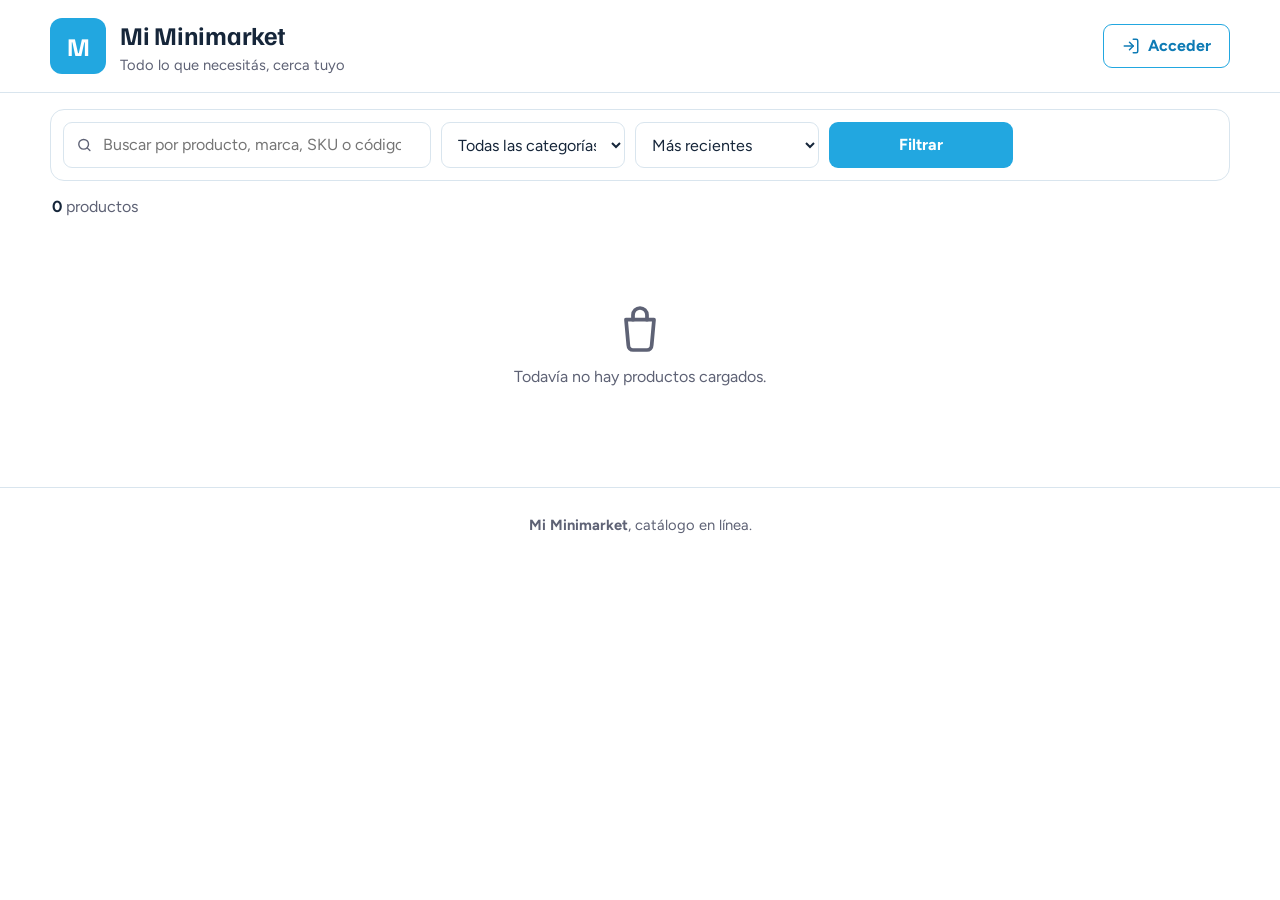
<file: index.html>
<!doctype html>
<html lang="es">
<head>
<meta charset="utf-8">
<meta name="viewport" content="width=device-width, initial-scale=1">
<meta name="theme-color" content="#ffffff">
<meta name="color-scheme" content="light">
<title>Catálogo</title>
<link rel="preconnect" href="https://fonts.googleapis.com">
<link rel="preconnect" href="https://fonts.gstatic.com" crossorigin>
<link href="https://fonts.googleapis.com/css2?family=Familjen+Grotesk:wght@500;600;700&family=Figtree:wght@400;500;600;700&display=swap" rel="stylesheet">
<link rel="stylesheet" href="assets/style.css">
<link rel="icon" type="image/svg+xml" href="assets/icono.svg">
</head>
<body class="catalog">
<header class="site-head">
  <div class="wrap head-in">
    <a class="brand" href="./" id="storeBrand">
      <span class="logo logo-ph" id="storeLogo" aria-hidden="true"></span>
      <span class="brand-text">
        <span class="brand-name" id="storeName">Cargando…</span>
        <span class="brand-tag" id="storeTag"></span>
      </span>
    </a>
    <a class="btn btn-outline" href="admin.html">
      <svg width="18" height="18" viewBox="0 0 24 24" fill="none" stroke="currentColor" stroke-width="2" stroke-linecap="round" stroke-linejoin="round" aria-hidden="true"><path d="M15 3h4a2 2 0 0 1 2 2v14a2 2 0 0 1-2 2h-4"/><path d="M10 17l5-5-5-5"/><path d="M15 12H3"/></svg>
      Acceder
    </a>
  </div>
</header>

<main class="wrap">
  <nav class="brand-strip" id="brandStrip" aria-label="Marcas" hidden></nav>

  <form class="filters" id="filters" role="search">
    <label class="search">
      <svg width="18" height="18" viewBox="0 0 24 24" fill="none" stroke="currentColor" stroke-width="2" stroke-linecap="round" aria-hidden="true"><circle cx="11" cy="11" r="7"/><path d="m20 20-3.5-3.5"/></svg>
      <input type="search" id="fQ" placeholder="Buscar por producto, marca, SKU o código" aria-label="Buscar">
    </label>
    <select id="fCat" aria-label="Categoría"><option value="">Todas las categorías</option></select>
    <select id="fGen" aria-label="Para quién" hidden><option value="">Todos</option></select>
    <select id="fTalle" aria-label="Presentación" hidden><option value="">Todas</option></select>
    <select id="fOrden" aria-label="Ordenar">
      <option value="recientes">Más recientes</option>
      <option value="precio_asc">Menor precio</option>
      <option value="precio_desc">Mayor precio</option>
      <option value="nombre">Nombre A–Z</option>
    </select>
    <button class="btn btn-primary" type="submit">Filtrar</button>
  </form>

  <p class="count" id="count"></p>
  <div id="results"></div>
</main>

<footer class="site-foot">
  <div class="wrap" id="foot"></div>
</footer>
<script src="assets/comun.js"></script>
<script src="assets/catalogo.js"></script>
</body>
</html>
</file>
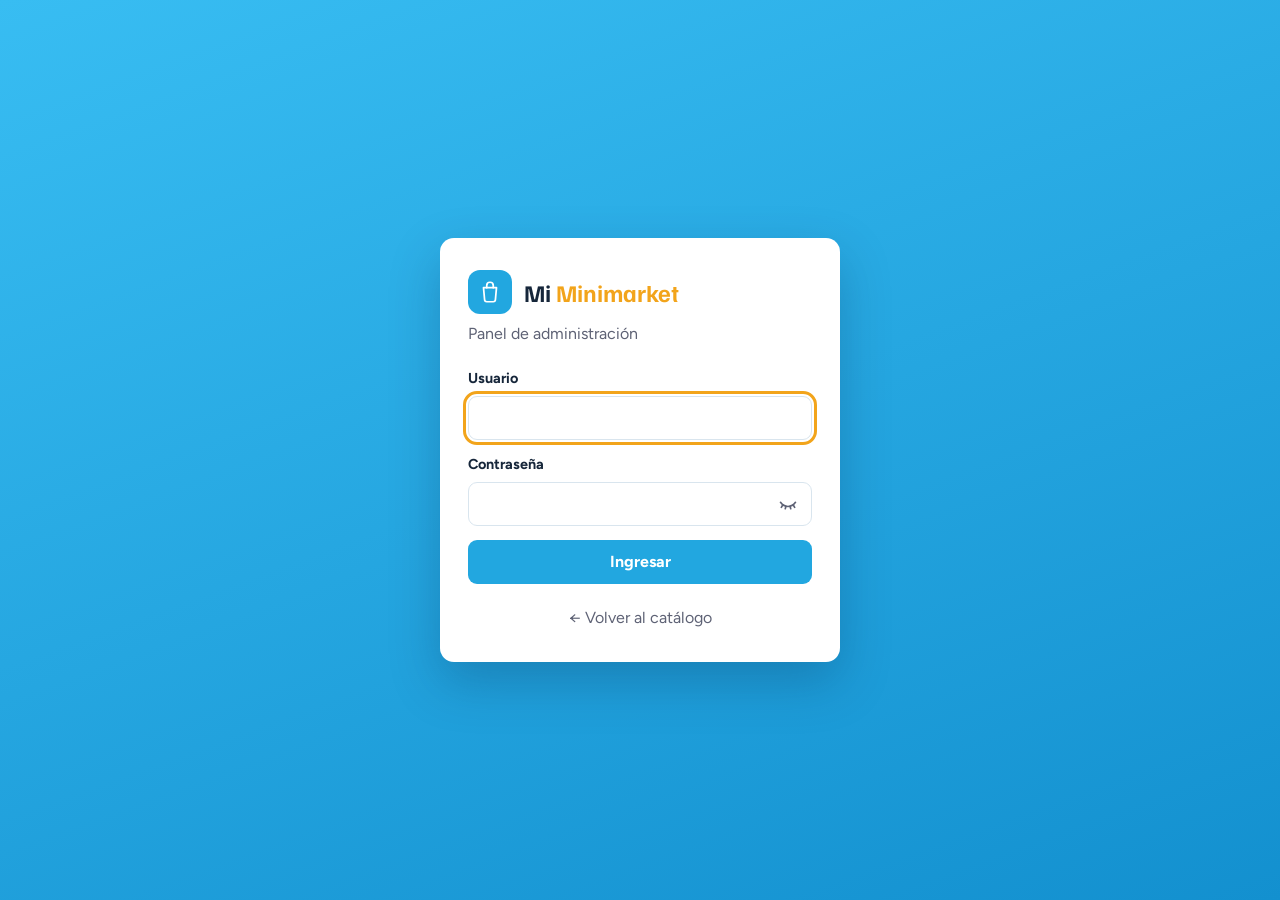
<file: admin.html>
<!doctype html>
<html lang="es">
<head>
<meta charset="utf-8">
<meta name="viewport" content="width=device-width, initial-scale=1">
<meta name="robots" content="noindex">
<meta name="theme-color" content="#ffffff">
<meta name="color-scheme" content="light">
<title>Panel de administración</title>
<link rel="preconnect" href="https://fonts.googleapis.com">
<link rel="preconnect" href="https://fonts.gstatic.com" crossorigin>
<link href="https://fonts.googleapis.com/css2?family=Familjen+Grotesk:wght@500;600;700&family=Figtree:wght@400;500;600;700&display=swap" rel="stylesheet">
<link rel="stylesheet" href="assets/style.css?v={V}">
<link rel="icon" type="image/svg+xml" href="assets/icono.svg">
</head>
<body class="admin">

<!-- ================= Ingreso ================= -->
<div id="gate" class="login-page">
  <main class="login-card">
    <div class="login-brand">
      <span id="gateLogo" class="logo logo-ph login-ico" aria-hidden="true"></span>
      <span class="login-name" id="gateName">Mi <span class="name-2">Minimarket</span></span>
    </div>
    <p class="login-sub" id="gateSub">Panel de administración</p>
    <div id="gateMsgs"></div>

    <form id="loginForm" class="stack login-form">
      <label class="fld"><span>Usuario</span><input id="lUser" autocomplete="username" required></label>
      <label class="fld"><span>Contraseña</span><input id="lPass" type="password" autocomplete="current-password" required></label>
      <button class="btn btn-primary btn-block" type="submit">Ingresar</button>
      <p class="login-status" id="loginStatus" aria-live="polite"></p>
    </form>


    <a class="login-back" href="./">← Volver al catálogo</a>
  </main>
</div>

<!-- ================= Panel ================= -->
<div id="panel" hidden>
  <header class="adm-head">
    <div class="adm-head-in">
      <a class="adm-brand" href="admin.html">
        <span id="admLogo" class="logo logo-ph" aria-hidden="true"></span>
        <span class="adm-brand-txt"><span class="adm-name" id="admName"></span><span class="adm-sign">Spycomers</span></span>
        <small>/ admin</small>
      </a>
      <nav class="adm-nav">
        <a href="./" target="_blank" rel="noopener">Ver catálogo</a>
        <span class="whoami" id="whoami"></span>
        <button class="btn btn-ghost" type="button" id="logoutBtn">Cerrar sesión</button>
      </nav>
    </div>
  </header>

  <main class="wrap adm-main">
    <div id="banners"></div>
    <div id="msgs" aria-live="polite"></div>
    <nav class="tabs" role="tablist">
      <a href="#caja" data-tab="caja">Caja</a>
      <a href="#vender" data-tab="vender">Vender</a>
      <a href="#productos" data-tab="productos">Productos</a>
      <a href="#ventas" data-tab="ventas">Ventas</a>
      <a href="#clientes" data-tab="clientes">Clientes</a>
      <a href="#compras" data-tab="compras">Compras</a>
      <a href="#proveedores" data-tab="proveedores">Proveedores</a>
      <a href="#reportes" data-tab="reportes">Reportes</a>
      <a href="#marcas" data-tab="marcas">Marcas</a>
      <a href="#config" data-tab="config">Configuración</a>
    </nav>

    <!-- Productos -->
    <section data-pane="productos">
      <div class="toolbar">
        <label class="search search-sm">
          <svg width="16" height="16" viewBox="0 0 24 24" fill="none" stroke="currentColor" stroke-width="2" stroke-linecap="round" aria-hidden="true"><circle cx="11" cy="11" r="7"/><path d="m20 20-3.5-3.5"/></svg>
          <input type="search" id="tableSearch" placeholder="Buscar en mis productos" aria-label="Buscar en mis productos">
        </label>
        <button class="btn btn-accent" type="button" id="btnNew">+ Nuevo producto</button>
      </div>
      <div class="table-wrap">
        <table class="tbl">
          <thead><tr><th>Foto</th><th>Nombre</th><th>SKU</th><th>Código</th><th>Precio</th><th>Present.</th><th>Stock</th><th>Estado</th><th class="ta-r">Acciones</th></tr></thead>
          <tbody id="prodRows"></tbody>
        </table>
      </div>
      <div class="list-foot">
        <label class="per-page">Mostrar
          <select id="prodPer"><option value="10">10</option><option value="20" selected>20</option><option value="50">50</option><option value="100">100</option></select>
          por página</label>
        <div class="pager" id="prodPager"></div>
      </div>
    </section>


    <!-- Vender -->
    <!-- Caja y Reportes: el contenido está en caja.html (lo carga assets/caja.js) -->
    <div id="cajaMount"></div>

    <section data-pane="vender" hidden>
      <div id="cajaWarn"></div>
      <div class="pos">
        <div class="pos-main">
          <div class="pos-search">
            <label class="scan">
              <svg width="22" height="22" viewBox="0 0 24 24" fill="none" stroke="currentColor" stroke-width="2" stroke-linecap="round" aria-hidden="true"><path d="M3 7V5a2 2 0 0 1 2-2h2M17 3h2a2 2 0 0 1 2 2v2M21 17v2a2 2 0 0 1-2 2h-2M7 21H5a2 2 0 0 1-2-2v-2"/><path d="M7 8v8M10 8v8M13 8v8M17 8v8"/></svg>
              <input id="posQ" placeholder="Escaneá el código de barras o escribí el nombre" autocomplete="off" aria-label="Código de barras o nombre del producto">
            </label>
            <button type="button" class="btn btn-secondary btn-cam" id="posCam" title="Escanear con la cámara"><svg width="20" height="20" viewBox="0 0 24 24" fill="none" stroke="currentColor" stroke-width="2" stroke-linecap="round" stroke-linejoin="round" aria-hidden="true"><path d="M14.5 4h-5L7 7H4a2 2 0 0 0-2 2v9a2 2 0 0 0 2 2h16a2 2 0 0 0 2-2V9a2 2 0 0 0-2-2h-3z"/><circle cx="12" cy="13" r="3.5"/></svg><span>Cámara</span></button>
            <div class="pick-list" id="posResults" hidden></div>
          </div>
          <div class="pos-flash" id="posFlash" role="status" aria-live="polite"></div>
          <div class="cart">
            <div class="cart-head"><span>Producto</span><span>Cant.</span><span class="ta-r">Subtotal</span></div>
            <div id="cartRows"></div>
            <div class="cart-empty" id="cartEmpty">Escaneá o buscá un producto para empezar la venta.</div>
          </div>
          <p class="pos-keys"><kbd>F2</kbd> cobrar · <kbd>F4</kbd> monto recibido · <kbd>F8</kbd> vaciar · <kbd>Esc</kbd> limpiar búsqueda</p>
        </div>

        <aside class="pos-side">
          <div class="pos-doc">
            <span class="pos-label">Comprobante</span>
            <div class="seg seg-2" role="radiogroup" aria-label="Tipo de comprobante">
              <button type="button" data-doc="ticket" class="on">Ticket</button>
              <button type="button" data-doc="factura">Factura electrónica</button>
            </div>
          </div>
          <div class="pos-client">
            <span class="pos-label">Cliente</span>
            <button type="button" class="client-btn" id="clientBtn">Consumidor final</button>
            <div class="client-form" id="clientForm" hidden>
              <div class="pos-search client-find">
                <input id="cFind" placeholder="Buscar cliente guardado (nombre, RUC o CI)" autocomplete="off" aria-label="Buscar cliente guardado">
                <div class="pick-list" id="cFindList" hidden></div>
              </div>
              <div class="seg" role="radiogroup" aria-label="Tipo de cliente">
                <button type="button" data-ctype="innominado" class="on">Sin nombre</button>
                <button type="button" data-ctype="ruc">RUC</button>
                <button type="button" data-ctype="ci">Cédula</button>
              </div>
              <div class="client-fields" id="clientFields" hidden>
                <input id="cDoc" placeholder="RUC con DV (80012345-6)" autocomplete="off">
                <input id="cName" placeholder="Nombre o razón social" autocomplete="off">
                <input id="cMail" type="email" placeholder="Correo (opcional, para la factura)" autocomplete="off">
                <input id="cTel" inputmode="tel" placeholder="Celular para WhatsApp (opcional)" autocomplete="off">
                <label class="check check-sm"><input type="checkbox" id="cSave" checked> Guardar en Clientes</label>
              </div>
              <button type="button" class="btn btn-secondary btn-sm" id="clientOk">Listo</button>
            </div>
          </div>

          <div class="pos-disc" id="posDiscBox">
            <span class="pos-label">Descuento</span>
            <div class="disc-row">
              <input id="posDesc" class="js-num" inputmode="numeric" placeholder="0" autocomplete="off" aria-label="Descuento">
              <div class="seg seg-2 disc-mode" role="radiogroup" aria-label="Tipo de descuento">
                <button type="button" data-dmode="gs" class="on">Gs.</button>
                <button type="button" data-dmode="pct">%</button>
              </div>
            </div>
          </div>
          <div class="pos-credit">
            <button type="button" class="link-btn" id="crToggle">Usar vale de devolución</button>
            <div class="cr-row" id="crBox" hidden>
              <input id="crCode" placeholder="Código, ej: ND-000001" autocomplete="off" aria-label="Código del vale de devolución">
              <button type="button" class="btn btn-secondary btn-sm" id="crApply">Aplicar</button>
            </div>
          </div>
          <div class="pos-break" id="posBreak"></div>
          <div class="pos-total"><span id="posTotalLbl">Total</span><strong id="posTotal">Gs. 0</strong></div>

          <div class="pay-methods" role="radiogroup" aria-label="Forma de pago">
            <button type="button" data-pay="efectivo" class="on">Efectivo</button>
            <button type="button" data-pay="transferencia">Transferencia</button>
          </div>

          <div id="transferBox" class="stack transfer-box" hidden>
            <label class="fld"><span>Banco *</span><input id="tBank" list="bankList" maxlength="60" autocomplete="off" placeholder="Ej: Banco Itaú"></label>
            <label class="fld"><span>N° de comprobante *</span><input id="tRef" maxlength="40" autocomplete="off" inputmode="numeric"></label>
            <label class="fld"><span>Nombre de quien envió *</span><input id="tFrom" maxlength="80" autocomplete="off"></label>
            <datalist id="bankList">
              <option value="Banco Itaú"><option value="Banco Continental"><option value="ueno bank"><option value="Banco Basa">
              <option value="Banco GNB"><option value="Banco Familiar"><option value="Visión Banco"><option value="Sudameris Bank">
              <option value="Banco Atlas"><option value="Banco Nacional de Fomento"><option value="Interfisa Banco"><option value="Banco Río">
              <option value="Zeta Banco"><option value="Financiera FIC"><option value="Tigo Money"><option value="Personal Billetera">
            </datalist>
          </div>

          <div id="cashBox">
            <label class="fld"><span>Recibido</span><input id="posPaid" class="js-num paid-input" inputmode="numeric" placeholder="Monto exacto" autocomplete="off"></label>
            <div class="quick-cash" id="quickCash"></div>
            <div class="pos-change"><span>Vuelto</span><strong id="posChange">Gs. 0</strong></div>
          </div>

          <button type="button" class="btn btn-accent btn-block btn-xl" id="posCharge">Cobrar <kbd>F2</kbd></button>
          <div class="save-state" id="saveState"></div>
        </aside>
      </div>
    </section>

    <!-- Historial de ventas -->
    <section data-pane="ventas" hidden>
      <div class="hist-head">
        <label class="fld fld-inline"><span>Mes</span><input type="month" id="saleMonth"></label>
        <div class="hist-actions">
          <button type="button" class="btn btn-pdf" id="expCsv">Descargar PDF</button>
          <button type="button" class="btn btn-secondary" id="expSifen">Exportar para factura electrónica</button>
        </div>
      </div>
      <div class="kpis" id="saleKpis"></div>
      <div class="table-wrap">
        <table class="tbl">
          <thead><tr><th>N°</th><th>Fecha</th><th>Cliente</th><th>Pago</th><th class="ta-r">Total</th><th>Estado</th><th class="ta-r">Acciones</th></tr></thead>
          <tbody id="saleRows"></tbody>
        </table>
      </div>
      <div class="list-foot">
        <label class="check check-sm"><input type="checkbox" id="saleShowVoid"> Mostrar anuladas</label>
        <div class="pager" id="salePager"></div>
      </div>
    </section>

    <!-- Compras -->
    <section data-pane="compras" hidden>
      <section class="panel">
        <h2>Nueva compra</h2>
        <p class="hint">Al registrar la compra se suma el stock de cada producto y presentación.</p>
        <div class="grid-form grid-buy">
          <div class="fld prov-find"><span>Proveedor *</span>
            <div class="pos-search"><input id="bProv" maxlength="80" autocomplete="off" placeholder="Escribí el nombre o RUC"><div class="pick-list" id="bProvList" hidden></div></div>
            <label class="check check-sm"><input type="checkbox" id="bProvSave" checked> Guardar en Proveedores</label>
          </div>
          <label class="fld"><span>RUC del proveedor</span><input id="bRuc" maxlength="20" autocomplete="off"></label>
          <label class="fld"><span>N° de factura</span><input id="bFac" maxlength="20" placeholder="001-001-0000123" autocomplete="off"><small class="hint" id="bFacHint"></small></label>
          <label class="fld"><span>Fecha</span><input id="bDate" type="date"></label>
          <label class="fld"><span>Condición</span><select id="bCond"><option value="contado">Contado</option><option value="credito">Crédito</option></select></label>
          <label class="fld" id="bPagoW"><span>Pagado con</span><select id="bPago"><option value="efectivo">Efectivo (sale de la caja)</option><option value="transferencia">Transferencia</option></select></label>
        </div>
        <div class="pos-search buy-search">
          <label class="scan">
            <svg width="22" height="22" viewBox="0 0 24 24" fill="none" stroke="currentColor" stroke-width="2" stroke-linecap="round" aria-hidden="true"><path d="M3 7V5a2 2 0 0 1 2-2h2M17 3h2a2 2 0 0 1 2 2v2M21 17v2a2 2 0 0 1-2 2h-2M7 21H5a2 2 0 0 1-2-2v-2"/><path d="M7 8v8M10 8v8M13 8v8M17 8v8"/></svg>
            <input id="buyQ" placeholder="Escaneá o buscá el producto comprado" autocomplete="off" aria-label="Producto comprado">
          </label>
          <div class="pick-list" id="buyResults" hidden></div>
        </div>
        <div class="table-wrap">
          <table class="tbl tbl-buy">
            <thead><tr><th>Producto</th><th>Present.</th><th>Cantidad</th><th>Costo unitario</th><th class="ta-r">Subtotal</th><th></th></tr></thead>
            <tbody id="buyRows"><tr><td colspan="6" class="tbl-empty">Agregá los productos que llegaron.</td></tr></tbody>
          </table>
        </div>
        <div class="buy-foot">
          <span>Total de la compra <strong id="buyTotal">Gs. 0</strong></span>
          <button type="button" class="btn btn-accent" id="buySave">Registrar compra</button>
        </div>
      </section>

      <section class="panel">
        <div class="hist-head">
          <h2>Compras registradas</h2>
          <label class="fld fld-inline"><span>Mes</span><input type="month" id="buyMonth"></label>
        </div>
        <div class="table-wrap">
          <table class="tbl">
            <thead><tr><th>Fecha</th><th>Proveedor</th><th>Factura</th><th>Productos</th><th class="ta-r">Total</th><th>Estado</th><th class="ta-r">Acciones</th></tr></thead>
            <tbody id="buyHist"></tbody>
          </table>
        </div>
        <div class="list-foot">
          <label class="check check-sm"><input type="checkbox" id="buyShowVoid"> Mostrar anuladas</label>
          <div class="pager" id="buyPager"></div>
        </div>
      </section>
    </section>

    <!-- Clientes -->
    <section data-pane="clientes" hidden>
      <div class="cfg-grid ct-grid">
        <section class="panel ct-form-box">
          <h2 id="clFormTitle">Nuevo cliente</h2>
          <form id="clForm" class="stack" autocomplete="off">
            <input type="hidden" id="clId">
            <div class="seg seg-2" role="radiogroup" aria-label="Tipo de documento">
              <button type="button" data-cltipo="ruc" class="on">RUC</button>
              <button type="button" data-cltipo="ci">Cédula</button>
            </div>
            <label class="fld"><span id="clDocLbl">RUC con DV *</span><input id="clDoc" maxlength="20" placeholder="80012345-6"></label>
            <label class="fld"><span>Nombre o razón social *</span><input id="clName" maxlength="120"></label>
            <div class="grid-form">
              <label class="fld"><span>Celular</span><input id="clTel" inputmode="tel" maxlength="30"></label>
              <label class="fld"><span>Correo</span><input id="clMail" type="email" maxlength="120"></label>
            </div>
            <label class="fld"><span>Dirección</span><input id="clDir" maxlength="160"></label>
            <div class="btn-row"><button class="btn btn-accent" type="submit" id="clSaveBtn">Guardar cliente</button><button class="btn btn-secondary" type="button" id="clCancel" hidden>Cancelar</button></div>
          </form>
        </section>
        <section class="panel ct-list-box">
          <div class="toolbar">
            <label class="search search-sm"><svg width="16" height="16" viewBox="0 0 24 24" fill="none" stroke="currentColor" stroke-width="2" stroke-linecap="round" aria-hidden="true"><circle cx="11" cy="11" r="7"/><path d="m20 20-3.5-3.5"/></svg>
              <input type="search" id="clSearch" placeholder="Buscar por nombre, RUC o cédula" aria-label="Buscar cliente"></label>
            <span class="hint" id="clCount"></span>
          </div>
          <div class="table-wrap"><table class="tbl tbl-ct"><thead><tr><th>Nombre</th><th>Documento</th><th>Celular</th><th>Correo</th><th class="ta-r">Acciones</th></tr></thead><tbody id="clRows"></tbody></table></div>
          <div class="list-foot"><span></span><div class="pager" id="clPager"></div></div>
        </section>
      </div>
    </section>

    <!-- Proveedores -->
    <section data-pane="proveedores" hidden>
      <div class="cfg-grid ct-grid">
        <section class="panel ct-form-box">
          <h2 id="pvFormTitle">Nuevo proveedor</h2>
          <form id="pvForm" class="stack" autocomplete="off">
            <input type="hidden" id="pvId">
            <label class="fld"><span>Nombre o razón social *</span><input id="pvName" maxlength="120"></label>
            <label class="fld"><span>RUC con DV</span><input id="pvRuc" maxlength="20" placeholder="80012345-6"></label>
            <div class="grid-form">
              <label class="fld"><span>Teléfono</span><input id="pvTel" inputmode="tel" maxlength="30"></label>
              <label class="fld"><span>Correo</span><input id="pvMail" type="email" maxlength="120"></label>
            </div>
            <label class="fld"><span>Persona de contacto</span><input id="pvContacto" maxlength="80"></label>
            <label class="fld"><span>Dirección</span><input id="pvDir" maxlength="160"></label>
            <div class="btn-row"><button class="btn btn-accent" type="submit" id="pvSaveBtn">Guardar proveedor</button><button class="btn btn-secondary" type="button" id="pvCancel" hidden>Cancelar</button></div>
          </form>
        </section>
        <section class="panel ct-list-box">
          <div class="toolbar">
            <label class="search search-sm"><svg width="16" height="16" viewBox="0 0 24 24" fill="none" stroke="currentColor" stroke-width="2" stroke-linecap="round" aria-hidden="true"><circle cx="11" cy="11" r="7"/><path d="m20 20-3.5-3.5"/></svg>
              <input type="search" id="pvSearch" placeholder="Buscar por nombre o RUC" aria-label="Buscar proveedor"></label>
            <span class="hint" id="pvCount"></span>
          </div>
          <div class="table-wrap"><table class="tbl tbl-ct"><thead><tr><th>Nombre</th><th>RUC</th><th>Teléfono</th><th>Contacto</th><th class="ta-r">Acciones</th></tr></thead><tbody id="pvRows"></tbody></table></div>
          <div class="list-foot"><span></span><div class="pager" id="pvPager"></div></div>
        </section>
      </div>
    </section>

    <!-- Marcas -->
    <section data-pane="marcas" hidden>
      <p class="hint tab-intro">Las marcas aparecen arriba del catálogo y sirven de filtro. Al cargar un producto elegís su marca de la lista.</p>
      <div class="brand-admin" id="brandAdmin"></div>
    </section>

    <!-- Configuración -->
    <section data-pane="config" hidden>
      <div class="cfg-grid">
        <section class="panel">
          <h2>Datos de la tienda</h2>
          <form id="storeForm" class="stack">
            <div class="fld">
              <span>Logo de la tienda</span>
              <div class="photo">
                <img id="logoPreview" alt="" hidden>
                <input type="file" id="logoInput" accept="image/jpeg,image/png,image/webp,image/gif">
              </div>
              <label class="check" id="logoRemoveWrap" hidden><input type="checkbox" id="logoRemove"> Quitar el logo</label>
            </div>
            <label class="fld"><span>Nombre de la tienda</span><input id="sName" required maxlength="80" autocomplete="off"></label>
            <label class="fld"><span>Bajada / descripción corta</span><input id="cTag" maxlength="140"></label>
            <label class="fld"><span>Dirección u horario (aparece al pie del catálogo)</span><input id="cAddr" maxlength="160" placeholder="Ej: Av. Principal 123 · Lun a Sáb 8 a 18 h"></label>
            <label class="fld"><span>Número de WhatsApp (con código de país, sin +, ej: 595981234567)</span><input id="cWa" inputmode="numeric" maxlength="20"></label>
            <div><button class="btn btn-accent" type="submit">Guardar cambios</button></div>
          </form>
        </section>

        <section class="panel" id="facturacion">
          <h2>Datos para facturación</h2>
          <p class="hint">Se usan en el ticket y en el archivo para factura electrónica (SIFEN). Se guardan cifrados.</p>
          <form id="fiscalForm" class="stack">
            <div class="grid-form">
              <label class="fld"><span>RUC con DV</span><input id="fRuc" placeholder="80012345-6" maxlength="15"></label>
              <label class="fld"><span>Teléfono / celular</span><input id="fTel" maxlength="30" placeholder="(0972) 707 346"></label>
            </div>
            <label class="fld"><span>Razón social (va debajo del RUC)</span><input id="fRazon" maxlength="120" placeholder="Ej: MI MINIMARKET S.R.L."></label>
            <label class="fld"><span>Nombre de la tienda en el ticket (va primero, grande)</span><input id="fFant" maxlength="120" placeholder="Ej: Mi Minimarket"></label>
            <label class="fld"><span>Dirección</span><input id="fDir" maxlength="160" placeholder="Ej: AQUIDABAN Y GRAL. AQUINO"></label>
            <label class="fld"><span>Ciudad</span><input id="fCiudad" maxlength="80" placeholder="Ej: Paraguarí"></label>
            <label class="fld"><span>Actividad económica</span><input id="fAct" maxlength="160" placeholder="Comercio al por menor (minimarket / almacén)"></label>
            <div class="grid-form">
              <label class="fld"><span>Timbrado N°</span><input id="fTimb" inputmode="numeric" maxlength="8"></label>
              <label class="fld"><span>Vigente desde</span><input id="fVig" type="date"></label>
              <label class="fld"><span>Establecimiento</span><input id="fEst" inputmode="numeric" maxlength="3" placeholder="001"></label>
              <label class="fld"><span>Punto de expedición</span><input id="fPto" inputmode="numeric" maxlength="3" placeholder="001"></label>
              <label class="fld"><span>Próximo número</span><input id="fNext" class="js-num" inputmode="numeric"></label>
              <label class="fld"><span>Ancho del ticket</span><select id="fAncho"><option value="80">80 mm</option><option value="58">58 mm</option></select></label>
            </div>
            <label class="check"><input type="checkbox" id="fAuto"> Imprimir el ticket automáticamente al cobrar</label>
            <div><button class="btn btn-accent" type="submit">Guardar datos de facturación</button></div>
          </form>
        </section>

        <section class="panel" id="factuflex">
          <h2>Factura electrónica (FactuFlex)</h2>
          <p class="hint">Con esto, cada factura se envía al SIFEN al cobrar y vuelve con su CDC. El PDF que se manda al cliente es el KuDE oficial. Estos datos se guardan cifrados.</p>
          <form id="ffForm" class="stack" autocomplete="off">
            <label class="fld"><span>Dirección de la API</span><input id="ffUrl" maxlength="200"></label>
            <label class="fld"><span>Usuario de FactuFlex (correo)</span><input id="ffUser" maxlength="120" autocomplete="off"></label>
            <label class="fld"><span>Contraseña de FactuFlex</span><input id="ffPass" type="password" maxlength="120" autocomplete="new-password"></label>
            <label class="check"><input type="checkbox" id="ffOn"> Emitir facturas electrónicas por FactuFlex al cobrar</label>
            <div class="btn-row">
              <button class="btn btn-accent" type="submit">Guardar</button>
              <button class="btn btn-secondary" type="button" id="ffTest">Probar conexión</button>
            </div>
          </form>
        </section>

        <section class="panel" id="correoAuto">
          <h2>Envío automático por correo</h2>
          <p class="hint">Al cobrar, la factura se envía sola en PDF al correo del cliente. Usa el servicio EmailJS (plan gratis: 200 correos por mes). Estos datos se guardan cifrados.</p>
          <form id="mailForm" class="stack" autocomplete="off">
            <label class="fld"><span>Service ID</span><input id="mService" placeholder="service_xxxxxxx" maxlength="60"></label>
            <label class="fld"><span>Template ID</span><input id="mTemplate" placeholder="template_xxxxxxx" maxlength="60"></label>
            <label class="fld"><span>Public Key</span><input id="mKey" maxlength="80"></label>
            <label class="check"><input type="checkbox" id="mAuto" checked> Enviar la factura automáticamente al cobrar</label>
            <label class="check"><input type="checkbox" id="mTickets"> También enviar los tickets si el cliente dejó su correo</label>
            <label class="fld"><span>Correo para la prueba</span><input id="mTest" type="email" placeholder="tucorreo@gmail.com"></label>
            <div class="btn-row">
              <button class="btn btn-accent" type="submit">Guardar</button>
              <button class="btn btn-secondary" type="button" id="mTestBtn">Enviar correo de prueba</button>
            </div>
          </form>
        </section>

        <section class="panel panel-danger" id="resetDatos">
          <h2>Empezar con datos reales</h2>
          <p class="hint">Borra las ventas, compras, aperturas y cierres de caja que hiciste de prueba, y vuelve a 1 la numeración de tickets y facturas. Los productos, precios, marcas, fotos y la configuración <strong>no se tocan</strong>.</p>
          <div class="stack">
            <label class="check"><input type="checkbox" id="rsStock"> Poner también en 0 el stock de todos los productos (para cargarlo de nuevo con Compras)</label>
            <label class="fld"><span>Para confirmar, escribí BORRAR</span><input id="rsConfirm" autocomplete="off" placeholder="BORRAR"></label>
            <div><button class="btn btn-danger" type="button" id="rsBtn">Borrar datos de prueba</button></div>
          </div>
        </section>

        <section class="panel" id="usuarios">
          <h2>Usuarios</h2>
          <p class="hint"><strong>Administrador:</strong> puede todo. <strong>Cajero:</strong> usa solo lo que vos le permitas. Tocá <strong>Permisos</strong> en cada cajero para elegir qué secciones ve y si puede anular o eliminar.</p>
          <div id="userList" class="user-list"></div>
          <h3 class="user-new-title">Agregar usuario</h3>
          <form id="userForm" class="stack" autocomplete="off">
            <div class="grid-form">
              <label class="fld"><span>Usuario</span><input id="nuUser" required pattern="[A-Za-z0-9._@\-]{3,40}" placeholder="Ej: maria" autocomplete="off"></label>
              <label class="fld"><span>Tipo</span><select id="nuRole"><option value="cajero">Cajero</option><option value="admin">Administrador</option></select></label>
              <label class="fld"><span>Contraseña</span><input id="nuPass" type="password" required minlength="8" placeholder="Mínimo 8 caracteres" autocomplete="new-password"></label>
              <label class="fld"><span>Repetir contraseña</span><input id="nuPass2" type="password" required minlength="8" autocomplete="new-password"></label>
            </div>
            <div><button class="btn btn-accent" type="submit">Crear usuario</button></div>
          </form>
        </section>

        <section class="panel" id="credenciales">
          <h2>Mi usuario y contraseña</h2>
          <p class="hint">Para confirmar cualquier cambio necesitás tu contraseña actual. Si solo querés cambiar el usuario, dejá la contraseña nueva en blanco.</p>
          <form id="credForm" class="stack" autocomplete="off">
            <label class="fld"><span>Usuario</span><input id="kUser" required pattern="[A-Za-z0-9._@\-]{3,40}" autocomplete="username"></label>
            <label class="fld"><span>Nueva contraseña</span><input id="kPass" type="password" minlength="8" autocomplete="new-password" placeholder="Mínimo 8 caracteres"></label>
            <label class="fld"><span>Repetir nueva contraseña</span><input id="kPass2" type="password" autocomplete="new-password"></label>
            <label class="fld"><span>Contraseña actual *</span><input id="kCur" type="password" required autocomplete="current-password"></label>
            <div><button class="btn btn-accent" type="submit">Guardar usuario y contraseña</button></div>
          </form>
        </section>

      </div>
    </section>
  </main>

  <!-- Formulario de producto -->
  <dialog id="productDialog" class="dlg" aria-labelledby="dlgTitle">
    <form id="productForm" class="dlg-form">
      <input type="hidden" id="f_id">
      <div class="dlg-head">
        <h2 id="dlgTitle">Nuevo producto</h2>
        <button type="button" class="dlg-x" data-close aria-label="Cerrar">×</button>
      </div>
      <div class="dlg-body">
        <div class="grid-form">
          <label class="fld span-2"><span>Nombre *</span><input id="f_name" required maxlength="120" placeholder="Ej: Zapatilla urbana Runner"></label>
          <label class="fld"><span>Categoría *</span><input id="f_category" list="catList" required maxlength="60" placeholder="Zapatillas"></label>
          <label class="fld"><span>Para quién</span>
            <select id="f_gender">
              <option value="">Sin especificar</option>
              <option>Dama</option><option>Caballero</option><option>Unisex</option><option>Niños</option>
            </select>
          </label>
          <label class="fld"><span>Marca</span>
            <select id="f_brand"><option value="">Sin marca</option></select>
            <small class="hint">¿Falta alguna? Agregala en la pestaña Marcas.</small>
          </label>
          <label class="fld"><span>Colores</span><input id="f_colors" maxlength="120" placeholder="Negro, blanco"></label>
          <label class="fld"><span>SKU</span><input id="f_sku" maxlength="40"></label>
          <label class="fld"><span>Código de barras</span><input id="f_code" maxlength="40" placeholder="Escaneá o escribí el código"></label>
          <label class="fld span-2"><span>Otros códigos de barras (opcional)</span><input id="f_codes" maxlength="300" placeholder="Si el mismo producto tiene más de un código, separalos con coma">
            <small class="hint">Al escanear en Vender un código que no existe, el sistema te deja asignarlo a un producto y lo guarda acá.</small></label>
          <label class="fld" id="f_costW"><span>Costo (Gs.)</span><input id="f_cost" inputmode="numeric" placeholder="Lo que te cuesta a vos" autocomplete="off"><small class="hint" id="f_margin"></small></label>
          <label class="fld"><span>Precio (Gs.) *</span><input id="f_price" inputmode="numeric" required placeholder="250000"></label>
          <label class="fld"><span>Stock *</span><input id="f_stock" inputmode="numeric" placeholder="0"><small class="hint" id="stockHint"></small></label>
          <label class="fld"><span>IVA</span>
            <select id="f_iva"><option value="10">10 %</option><option value="5">5 %</option><option value="0">Exento</option></select>
          </label>
        </div>

        <fieldset class="block">
          <legend>Presentaciones y stock (opcional)</legend>
          <p class="hint">Opcional. Usalo si un mismo producto se vende en varias presentaciones (por unidad, pack, caja, etc.). Si cargás presentaciones, el stock total se calcula solo. Cada presentación puede tener <strong>su propio código de barras</strong>: escaneala en el campo de código, así al vender se agrega directo con la presentación correcta.</p>
          <div class="quick">
            <span>Cargar rápido:</span>
            <button type="button" class="chip-btn" data-range="18-26">Bebés 18–26</button>
            <button type="button" class="chip-btn" data-range="27-34">Niños 27–34</button>
            <button type="button" class="chip-btn" data-range="35-40">Dama 35–40</button>
            <button type="button" class="chip-btn" data-range="38-44">Caballero 38–44</button>
          </div>
          <div id="sizeRows" class="rows rows-sizes"></div>
          <button type="button" class="btn btn-line" id="addSize">+ Agregar presentación</button>
        </fieldset>

        <label class="fld"><span>Descripción corta</span><textarea id="f_desc" rows="2" maxlength="400" placeholder="Material, suela, uso recomendado…"></textarea></label>

        <div class="fld">
          <span>Foto del producto</span>
          <div class="photo">
            <img id="f_preview" alt="" hidden>
            <input type="file" id="f_image" accept="image/jpeg,image/png,image/webp,image/gif">
          </div>
          <label class="check" id="removeWrap" hidden><input type="checkbox" id="f_remove"> Quitar la foto actual</label>
        </div>

        <fieldset class="block">
          <legend>Cuotas disponibles</legend>
          <p class="hint">Cargá la cantidad de cuotas y el monto de cada una. El interés se calcula comparando con el precio.</p>
          <div id="instRows" class="rows"></div>
          <button type="button" class="btn btn-line" id="addInst">+ Agregar cuota</button>
        </fieldset>

        <label class="check"><input type="checkbox" id="f_visible" checked> Producto visible en el catálogo</label>
      </div>
      <div class="dlg-foot">
        <button type="button" class="btn btn-secondary" data-close>Cancelar</button>
        <button type="submit" class="btn btn-accent" id="saveBtn">Guardar producto</button>
      </div>
    </form>
  </dialog>
  <datalist id="catList"></datalist>

  <!-- Elegir talle al vender -->
  <dialog id="sizeDlg" class="dlg dlg-sm" aria-labelledby="sizeTitle">
    <div class="confirm-body">
      <h2 id="sizeTitle">Elegí la presentación</h2>
      <p id="sizeName"></p>
      <div class="size-pick" id="sizePick"></div>
    </div>
    <div class="dlg-foot"><button type="button" class="btn btn-secondary" id="sizeCancel">Cancelar</button></div>
  </dialog>

  <!-- Código escaneado que no está cargado -->
  <dialog id="codeDlg" class="dlg dlg-sm" aria-labelledby="codeTitle">
    <div class="confirm-body code-body">
      <h2 id="codeTitle">Código no encontrado</h2>
      <p>El código <strong id="codeVal"></strong> no está cargado en ningún producto. Buscá a qué producto pertenece y se guarda para la próxima vez.</p>
      <input id="codeQ" class="code-q" placeholder="Buscar producto por nombre o marca" autocomplete="off" aria-label="Buscar producto">
      <div class="code-list" id="codeList"></div>
    </div>
    <div class="dlg-foot"><button type="button" class="btn btn-secondary" id="codeCancel">Cancelar</button></div>
  </dialog>

  <!-- Devolución -->
  <dialog id="devDlg" class="dlg" aria-labelledby="devTitle">
    <form id="devForm" class="dlg-form">
      <div class="dlg-head"><h2 id="devTitle">Devolución</h2><button type="button" class="dlg-x" data-devclose aria-label="Cerrar">×</button></div>
      <div class="dlg-body">
        <p class="hint" id="devInfo"></p>
        <div class="table-wrap"><table class="tbl tbl-dev"><thead><tr><th>Producto</th><th class="ta-r">Vendidos</th><th class="ta-r">Devuelve</th><th class="ta-r">Monto</th></tr></thead><tbody id="devRows"></tbody></table></div>
        <label class="fld"><span>Motivo</span><input id="devMotivo" maxlength="160" placeholder="Ej: producto vencido, cambio, falla" autocomplete="off"></label>
        <div class="dev-total"><span>Vale a favor del cliente</span><strong id="devTotal">Gs. 0</strong></div>
        <p class="hint">El stock vuelve solo. Se genera una <strong>nota de devolución</strong> con un código (vale a favor) para descontar en una próxima compra. No sale plata de la caja.</p>
      </div>
      <div class="dlg-foot"><button type="button" class="btn btn-secondary" data-devclose>Cancelar</button><button type="submit" class="btn btn-accent" id="devOk">Devolver y generar vale</button></div>
    </form>
  </dialog>

  <!-- Venta terminada -->
  <dialog id="doneDlg" class="dlg dlg-sm" aria-labelledby="doneTitle">
    <div class="confirm-body">
      <span class="confirm-ico is-ok"><svg width="30" height="30" viewBox="0 0 24 24" fill="none" stroke="currentColor" stroke-width="2.4" stroke-linecap="round" stroke-linejoin="round" aria-hidden="true"><path d="M20 6 9 17l-5-5"/></svg></span>
      <h2 id="doneTitle">Venta registrada</h2>
      <p id="doneNum"></p>
      <div class="done-change" id="doneChangeBox"><span>Vuelto</span><strong id="doneChange"></strong></div>
      <p class="done-mail" id="doneSifenState" hidden></p>
      <p class="done-mail" id="doneMailState" hidden></p>
    </div>
    <div class="dlg-foot">
      <div class="done-actions">
        <button type="button" class="btn btn-print" id="donePrint">Imprimir</button>
        <button type="button" class="btn btn-pdf" id="donePdf">Descargar PDF</button>
        <button type="button" class="btn btn-wa-sm" id="doneWa">WhatsApp</button>
        <button type="button" class="btn btn-mail" id="doneMail">Correo</button>
      </div>
      <button type="button" class="btn btn-primary btn-block" id="doneNew">Nueva venta <kbd>Enter</kbd></button>
    </div>
  </dialog>

  <!-- Cámara -->
  <dialog id="camDlg" class="dlg dlg-sm" aria-labelledby="camTitle">
    <div class="confirm-body">
      <h2 id="camTitle">Apuntá al código de barras</h2>
      <div id="camReader" class="cam-reader"></div>
      <p class="hint" id="camHint">Si te lo pide, permití el uso de la cámara.</p>
    </div>
    <div class="dlg-foot"><button type="button" class="btn btn-secondary" id="camClose">Cerrar</button></div>
  </dialog>

  <!-- Ventana de confirmación -->
  <dialog id="confirmDlg" class="dlg dlg-sm" aria-labelledby="cTitle" aria-describedby="cText">
    <div class="confirm-body">
      <span class="confirm-ico" id="cIco"></span>
      <h2 id="cTitle"></h2>
      <p id="cText"></p>
    </div>
    <div class="dlg-foot">
      <button type="button" class="btn btn-secondary" id="cNo">Cancelar</button>
      <button type="button" class="btn btn-primary" id="cYes">Aceptar</button>
    </div>
  </dialog>
</div>

<script src="assets/comun.js?v=20261029b"></script>
<script src="assets/admin.js?v=20261029c"></script>
<script src="assets/ventas.js?v=20261029c"></script>
<script src="assets/caja.js?v=20261029c"></script>
<script src="assets/contactos.js?v=20261029"></script>
</body>
</html>
</file>
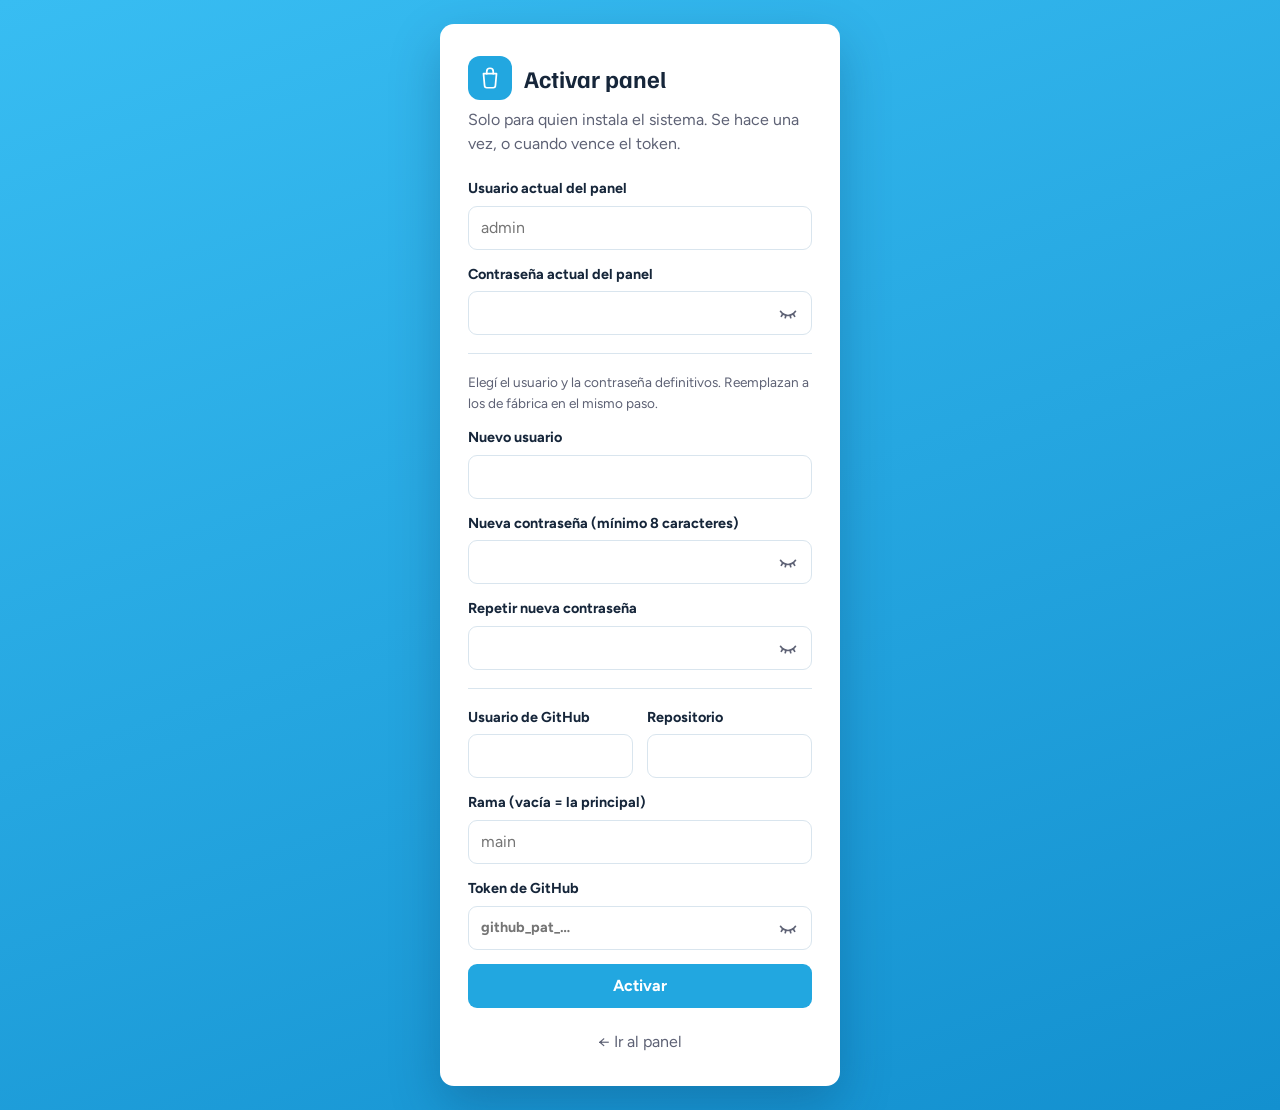
<file: conectar.html>
<!doctype html>
<html lang="es">
<head>
<meta charset="utf-8">
<meta name="viewport" content="width=device-width, initial-scale=1">
<meta name="theme-color" content="#ffffff">
<meta name="color-scheme" content="light">
<meta name="robots" content="noindex">
<title>Activar panel</title>
<link rel="preconnect" href="https://fonts.googleapis.com">
<link rel="preconnect" href="https://fonts.gstatic.com" crossorigin>
<link href="https://fonts.googleapis.com/css2?family=Familjen+Grotesk:wght@500;600;700&family=Figtree:wght@400;500;600;700&display=swap" rel="stylesheet">
<link rel="stylesheet" href="assets/style.css">
<link rel="icon" type="image/svg+xml" href="assets/icono.svg">
</head>
<body class="admin">
<div class="login-page">
  <main class="login-card">
    <div class="login-brand">
      <span class="logo logo-ph login-ico" id="ico" aria-hidden="true"></span>
      <span class="login-name">Activar panel</span>
    </div>
    <p class="login-sub">Solo para quien instala el sistema. Se hace una vez, o cuando vence el token.</p>
    <div id="msgs"></div>
    <form id="f" class="stack">
      <label class="fld"><span>Usuario actual del panel</span><input id="u" required autocomplete="username" placeholder="admin"></label>
      <label class="fld"><span>Contraseña actual del panel</span><input id="p" type="password" required autocomplete="current-password"></label>
      <hr class="sep">
      <p class="hint">Elegí el usuario y la contraseña definitivos. Reemplazan a los de fábrica en el mismo paso.</p>
      <label class="fld"><span>Nuevo usuario</span><input id="nu" required pattern="[A-Za-z0-9._@\-]{3,40}" autocomplete="off"></label>
      <label class="fld"><span>Nueva contraseña (mínimo 8 caracteres)</span><input id="np" type="password" required minlength="8" autocomplete="new-password"></label>
      <label class="fld"><span>Repetir nueva contraseña</span><input id="np2" type="password" required minlength="8" autocomplete="new-password"></label>
      <hr class="sep">
      <div class="grid-form">
        <label class="fld"><span>Usuario de GitHub</span><input id="owner" required autocomplete="off"></label>
        <label class="fld"><span>Repositorio</span><input id="repo" required autocomplete="off"></label>
      </div>
      <label class="fld"><span>Rama (vacía = la principal)</span><input id="branch" placeholder="main" autocomplete="off"></label>
      <label class="fld"><span>Token de GitHub</span><input id="token" type="password" required autocomplete="off" placeholder="github_pat_…"></label>
      <button class="btn btn-primary btn-block" type="submit" id="go">Activar</button>
    </form>
    <a class="login-back" href="admin.html">← Ir al panel</a>
  </main>
</div>
<script src="assets/comun.js"></script>
<script src="assets/conectar.js"></script>
</body>
</html>
</file>
<file: assets/style.css>
/* ===== Catálogo Minimarket (celeste · blanco · naranja) */
:root {
  --bg: #ffffff;
  --surface: #ffffff;
  --surface-2: #f7f8fb;
  --ink: #16263a;
  --muted: #5e6275;
  --line: #d9e5ee;
  --primary: #22a7e0;
  --primary-ink: #ffffff;
  --primary-text: #0e7bb5;
  --primary-soft: #e3f4fc;
  --accent: #f2a41b;
  --accent-ink: #1a1c2e;
  --wa: #1d9f50;
  --wa-ink: #ffffff;
  --ok: #17803d;
  --ok-soft: #e3f5e9;
  --danger: #c4302b;
  --danger-soft: #fdeceb;
  --warn-soft: #fff4dc;
  --warn-ink: #7a4b00;
  --img-bg: #ffffff;
  --radius: 14px;
  --radius-sm: 9px;
  --font-head: "Familjen Grotesk", "Segoe UI", system-ui, -apple-system, sans-serif;
  --font-body: "Figtree", "Segoe UI", system-ui, -apple-system, sans-serif;
  color-scheme: light;
}

*, *::before, *::after { box-sizing: border-box; }
html { -webkit-text-size-adjust: 100%; }
body {
  margin: 0;
  background: var(--bg);
  color: var(--ink);
  font: 16px/1.5 var(--font-body);
}
img { max-width: 100%; display: block; }
a { color: var(--primary-text); }
h1, h2, h3 { font-family: var(--font-head); line-height: 1.2; margin: 0; }
button, input, select, textarea { font: inherit; color: inherit; }
:focus-visible { outline: 3px solid var(--accent); outline-offset: 2px; }

.wrap { width: min(1180px, 100% - 32px); margin-inline: auto; }

/* ---------- Botones ---------- */
.btn {
  display: inline-flex; align-items: center; justify-content: center; gap: 8px;
  min-height: 44px; padding: 0 18px;
  border: 1.5px solid transparent; border-radius: var(--radius-sm);
  font-weight: 700; text-decoration: none; cursor: pointer;
  transition: filter .15s, background .15s;
}
.btn:hover { filter: brightness(1.06); }
.btn:disabled { opacity: .6; cursor: progress; }
.btn-primary { background: var(--primary); color: var(--primary-ink); }
.btn-accent { background: var(--accent); color: var(--accent-ink); }
.btn-outline { border-color: var(--primary); color: var(--primary-text); background: transparent; }
.btn-outline:hover { background: var(--primary-soft); filter: none; }
.btn-secondary { background: var(--surface); border-color: var(--line); color: var(--ink); }
.btn-line { background: transparent; border: 1.5px dashed var(--line); color: var(--ink); min-height: 38px; font-weight: 600; }
.btn-line:hover { border-color: var(--primary); color: var(--primary-text); filter: none; }
.btn-wa { background: var(--wa); color: var(--wa-ink); width: 100%; margin-top: auto; padding: 0 10px; font-size: .95rem; white-space: nowrap; }
.btn-block { width: 100%; }

/* ---------- Catálogo: encabezado ---------- */
.site-head { background: var(--surface); border-bottom: 1px solid var(--line); }
.head-in { display: flex; align-items: center; justify-content: space-between; gap: 16px; padding: 16px 0; }
.brand { display: flex; align-items: center; gap: 14px; text-decoration: none; color: inherit; min-width: 0; }
.brand-text { display: grid; min-width: 0; }
.brand-name { font-family: var(--font-head); font-weight: 700; font-size: clamp(1.25rem, 3vw, 1.6rem); color: var(--ink); letter-spacing: -.01em; }
.brand-tag { color: var(--muted); font-size: .92rem; }
.logo { width: 56px; height: 56px; object-fit: contain; border-radius: 12px; flex: none; }
.logo-ph {
  display: grid; place-items: center;
  background: var(--primary); color: var(--primary-ink);
  font-family: var(--font-head); font-weight: 700; font-size: 1.6rem;
}

/* ---------- Filtros ---------- */
.filters {
  display: grid; gap: 10px;
  grid-template-columns: minmax(220px, 2fr) repeat(4, minmax(140px, 1fr)) auto;
  margin: 24px 0 8px; padding: 12px;
  background: var(--surface); border: 1px solid var(--line); border-radius: var(--radius);
}
.filters select, .search {
  min-height: 46px; border: 1px solid var(--line); border-radius: var(--radius-sm);
  background: var(--surface);
}
.filters select { padding: 0 12px; min-width: 0; }
.search { display: flex; align-items: center; gap: 8px; padding: 0 12px; color: var(--muted); }
.search input { border: 0; outline: 0; background: transparent; width: 100%; min-height: 44px; color: var(--ink); }
.search:focus-within { outline: 3px solid var(--accent); outline-offset: 1px; }
@media (max-width: 1240px) {
  .filters { grid-template-columns: repeat(4, minmax(0, 1fr)) auto; }
  .filters .search { grid-column: 1 / -1; }
}
@media (max-width: 1000px) {
  .filters { grid-template-columns: 1fr 1fr; }
  .filters .search { grid-column: 1 / -1; }
  .filters .btn { grid-column: 1 / -1; }
}
@media (max-width: 480px) { .filters { grid-template-columns: 1fr; } }

.count { color: var(--muted); margin: 14px 2px 18px; }
.count strong { color: var(--ink); }
.count a { margin-left: 10px; font-weight: 600; }

/* ---------- Tarjetas ---------- */
.grid { display: grid; gap: 20px; grid-template-columns: repeat(auto-fill, minmax(250px, 1fr)); padding-bottom: 48px; }
.card {
  display: flex; flex-direction: column;
  background: var(--surface); border: 1px solid var(--line); border-radius: var(--radius);
  overflow: hidden;
}
.card-img { position: relative; aspect-ratio: 1 / 1; background: var(--img-bg); display: grid; place-items: center; }
.card-img img { width: 100%; height: 100%; object-fit: contain; padding: 14px; }
.noimg { font-size: 4rem; opacity: .35; }
.ribbon {
  position: absolute; top: 12px; left: 12px;
  background: var(--ink); color: var(--surface);
  font-size: .8rem; font-weight: 700; padding: 4px 10px; border-radius: 999px;
}
.card-body { display: flex; flex-direction: column; gap: 6px; padding: 16px; flex: 1; }
.badges { display: flex; flex-wrap: wrap; gap: 6px; }
.badge { font-size: .78rem; font-weight: 700; padding: 3px 9px; border-radius: 6px; background: var(--primary-soft); color: var(--primary-text); }
.badge-soft { background: var(--surface-2); color: var(--muted); border: 1px solid var(--line); }
.card-brand { margin: 4px 0 0; color: var(--muted); font-size: .88rem; font-weight: 600; }
.card-title { font-size: 1.15rem; font-weight: 700; color: var(--ink); }
.card-meta, .stock, .colors, .desc { margin: 0; color: var(--muted); font-size: .9rem; }
.price { margin: 4px 0 0; font-family: var(--font-head); font-size: 1.55rem; font-weight: 700; color: var(--primary-text); letter-spacing: -.01em; }
.stock-out { color: var(--danger); font-weight: 600; }

/* Talles: el elemento protagonista */
.sizes { border: 0; padding: 0; margin: 8px 0 2px; }
.sizes legend { font-size: .88rem; font-weight: 600; color: var(--ink); margin-bottom: 6px; padding: 0; }
.size-list { display: flex; flex-wrap: wrap; gap: 6px; }
.size { position: relative; }
.size input { position: absolute; opacity: 0; inset: 0; margin: 0; cursor: pointer; }
.size span {
  display: grid; place-items: center; min-width: 44px; height: 40px; padding: 0 8px;
  border: 1.5px solid var(--line); border-radius: 8px;
  font-family: var(--font-head); font-weight: 700; font-size: .98rem;
  background: var(--surface); transition: background .12s, border-color .12s;
}
.size:hover span { border-color: var(--primary); }
.size input:checked + span { background: var(--primary); border-color: var(--primary); color: var(--primary-ink); }
.size input:focus-visible + span { outline: 3px solid var(--accent); outline-offset: 2px; }
.size-out span { color: var(--muted); text-decoration: line-through; opacity: .55; }
.size-out input { cursor: not-allowed; }
.size-out:hover span { border-color: var(--line); }

.pay { display: grid; gap: 4px; margin: 8px 0 12px; font-size: .88rem; color: var(--muted); }
.pay select { min-height: 42px; padding: 0 10px; border: 1px solid var(--line); border-radius: var(--radius-sm); background: var(--surface); color: var(--ink); width: 100%; }
.card-body > .btn-wa { margin-top: auto; }
.sizes + .btn-wa, .desc + .btn-wa, .colors + .btn-wa, .stock + .btn-wa { margin-top: 14px; }

.empty { text-align: center; padding: 64px 16px 80px; color: var(--muted); }
.empty-ico { font-size: 3.5rem; }
.empty p { margin: 8px 0 18px; }

.site-foot { border-top: 1px solid var(--line); padding: 24px 0 32px; text-align: center; color: var(--muted); font-size: .92rem; }
.site-foot p { margin: 2px 0; }

/* ---------- Login ---------- */
.login-page { min-height: 100vh; display: grid; place-items: center; padding: 24px; background: linear-gradient(160deg, #38bdf2 0%, #1390cf 100%); }
.login-card {
  width: min(400px, 100%); background: var(--surface); border-radius: var(--radius);
  padding: 32px 28px; box-shadow: 0 20px 50px rgba(6, 50, 90, .28);
}
.login-brand { display: flex; align-items: center; gap: 12px; }
.login-brand .logo { width: 44px; height: 44px; }
.login-name { font-family: var(--font-head); font-size: 1.5rem; font-weight: 700; color: var(--ink); }
.name-2 { color: var(--accent); }
.login-sub { color: var(--muted); margin: 8px 0 22px; }
.login-back { display: block; text-align: center; margin-top: 22px; color: var(--muted); text-decoration: none; }
.login-back:hover { color: var(--ink); }

/* ---------- Formularios ---------- */
.stack { display: grid; gap: 14px; }
.fld { display: grid; gap: 6px; min-width: 0; }
.fld > span { font-size: .9rem; font-weight: 700; color: var(--ink); }
.fld input, .fld select, .fld textarea, .rows input {
  width: 100%; min-height: 44px; padding: 8px 12px;
  border: 1px solid var(--line); border-radius: var(--radius-sm);
  background: var(--surface); color: var(--ink);
}
.fld textarea { resize: vertical; }
.fld input[readonly] { background: var(--surface-2); color: var(--muted); }
.fld input[type="file"] { border: 0; padding: 0; min-height: 0; background: transparent; }
.hint { color: var(--muted); font-size: .85rem; margin: 0; font-weight: 400; }
.check { display: flex; align-items: center; gap: 8px; font-weight: 600; cursor: pointer; }
.check input { width: 18px; height: 18px; accent-color: var(--primary); }
.photo {
  display: flex; align-items: center; gap: 14px; flex-wrap: wrap;
  padding: 12px; border: 1px dashed var(--line); border-radius: var(--radius-sm); background: var(--surface-2);
}
.photo img { width: 88px; height: 88px; object-fit: contain; background: var(--img-bg); border-radius: 8px; }
.photo img[hidden] { display: none; }

.alert { padding: 12px 16px; border-radius: var(--radius-sm); margin: 0 0 14px; font-weight: 500; }
.alert-ok { background: var(--ok-soft); color: var(--ok); }
.alert-error { background: var(--danger-soft); color: var(--danger); }
.alert-warn { background: var(--warn-soft); color: var(--warn-ink); }
.alert-warn a { color: inherit; font-weight: 700; }

/* ---------- Panel ---------- */
.adm-head { background: var(--primary); color: var(--primary-ink); }
.adm-head-in { display: flex; align-items: center; justify-content: space-between; gap: 16px; padding: 14px 24px; flex-wrap: wrap; }
.adm-brand { display: flex; align-items: center; gap: 12px; color: inherit; text-decoration: none; min-width: 0; }
.adm-brand .logo { width: 44px; height: 44px; background: #fff; }
.adm-brand .logo-ph { background: var(--accent); color: var(--accent-ink); }
.adm-name { font-family: var(--font-head); font-weight: 700; font-size: 1.4rem; }
.adm-brand small { opacity: .75; }
.adm-nav { display: flex; align-items: center; gap: 16px; }
.adm-nav a { color: inherit; text-decoration: none; font-weight: 600; }
.adm-nav a:hover { text-decoration: underline; }
.btn-ghost { border-color: currentColor; color: inherit; background: transparent; min-height: 40px; }
.adm-main { padding: 22px 0 60px; }

.tabs { display: flex; gap: 6px; border-bottom: 1px solid var(--line); margin-bottom: 20px; }
.tabs a { padding: 12px 16px; text-decoration: none; color: var(--muted); font-weight: 700; border-bottom: 3px solid transparent; margin-bottom: -1px; }
.tabs a.active { color: var(--ink); border-color: var(--accent); }

.toolbar { display: flex; justify-content: space-between; align-items: center; gap: 12px; margin-bottom: 14px; flex-wrap: wrap; }
.search-sm { min-height: 44px; flex: 1; max-width: 340px; background: var(--surface); }

.table-wrap { overflow-x: auto; background: var(--surface); border: 1px solid var(--line); border-radius: var(--radius); }
.tbl { width: 100%; border-collapse: collapse; min-width: 860px; }
.tbl th { text-align: left; font-size: .88rem; color: var(--ink); background: var(--primary-soft); padding: 12px; font-weight: 700; }
.tbl td { padding: 10px 12px; border-top: 1px solid var(--line); vertical-align: middle; font-size: .95rem; }
.tbl tr[hidden] { display: none; }
.tbl-empty { text-align: center; color: var(--muted); padding: 36px 12px !important; }
.thumb { width: 48px; height: 48px; object-fit: contain; border-radius: 8px; background: var(--img-bg); display: grid; place-items: center; }
.thumb-ph { font-size: 1.4rem; background: var(--surface-2); }
.t-name { display: block; font-weight: 600; }
.t-sub { color: var(--muted); font-size: .85rem; }
.t-out { color: var(--danger); font-weight: 700; }
.nowrap { white-space: nowrap; }
.ta-r { text-align: right !important; }
.pill { border: 0; border-radius: 999px; padding: 4px 12px; font-size: .82rem; font-weight: 700; cursor: pointer; }
.pill-on { background: #1f9d55; color: #fff; }
.pill-off { background: var(--surface-2); color: var(--muted); border: 1px solid var(--line); }
.actions { display: flex; justify-content: flex-end; gap: 8px; }
.actions form { margin: 0; }
.icon-btn {
  display: grid; place-items: center; width: 40px; height: 40px;
  border: 1px solid var(--line); border-radius: 8px; background: var(--surface); color: var(--primary-text); cursor: pointer;
}
.icon-btn:hover { background: var(--primary-soft); }
.icon-danger { color: var(--danger); }
.icon-danger:hover { background: var(--danger-soft); }

/* Configuración */
.cfg-grid { display: grid; gap: 20px; grid-template-columns: repeat(auto-fit, minmax(320px, 1fr)); align-items: start; }
.panel { background: var(--surface); border: 1px solid var(--line); border-radius: var(--radius); padding: 22px; }
.panel h2 { font-size: 1.2rem; margin-bottom: 14px; }
.panel > .hint { margin: -6px 0 14px; }

/* ---------- Diálogo de producto ---------- */
.dlg {
  width: min(720px, 100% - 24px); max-height: calc(100vh - 32px);
  padding: 0; border: 0; border-radius: var(--radius);
  background: var(--surface); color: var(--ink);
}
.dlg::backdrop { background: rgba(8, 30, 50, .55); }
.dlg-form { display: flex; flex-direction: column; max-height: calc(100vh - 32px); }
.dlg-head { display: flex; justify-content: space-between; align-items: center; padding: 18px 22px; border-bottom: 1px solid var(--line); }
.dlg-head h2 { font-size: 1.3rem; }
.dlg-x { border: 0; background: transparent; font-size: 1.8rem; line-height: 1; cursor: pointer; color: var(--muted); width: 40px; height: 40px; border-radius: 8px; }
.dlg-x:hover { background: var(--surface-2); color: var(--ink); }
.dlg-body { overflow-y: auto; padding: 18px 22px; display: grid; gap: 18px; }
.dlg-foot { display: flex; justify-content: flex-end; gap: 10px; padding: 14px 22px; border-top: 1px solid var(--line); background: var(--surface-2); }
.grid-form { display: grid; grid-template-columns: 1fr 1fr; gap: 14px; align-items: start; }
.span-2 { grid-column: 1 / -1; }
@media (max-width: 560px) { .grid-form { grid-template-columns: 1fr; } }

.block { border: 1px solid var(--line); border-radius: var(--radius-sm); padding: 14px; margin: 0; display: grid; gap: 10px; }
.block legend { font-weight: 700; padding: 0 6px; font-size: .95rem; }
.quick { display: flex; flex-wrap: wrap; align-items: center; gap: 6px; font-size: .88rem; color: var(--muted); }
.chip-btn { border: 1px solid var(--line); background: var(--surface-2); border-radius: 999px; padding: 6px 12px; font-size: .85rem; font-weight: 600; cursor: pointer; color: var(--ink); }
.chip-btn:hover { border-color: var(--primary); color: var(--primary-text); }
.rows { display: grid; gap: 8px; }
.rows:empty { display: none; }
.rows-sizes { grid-template-columns: repeat(auto-fill, minmax(190px, 1fr)); }
.row { display: flex; align-items: center; gap: 6px; flex-wrap: wrap; }
.row input { min-height: 40px; flex: 1; min-width: 70px; }
.rows-sizes .row input.sz { flex: 0 0 76px; font-weight: 700; }
.row .in { flex: 0 0 90px; }
.row .x { color: var(--muted); font-size: .9rem; }
.row .ia { flex: 1 1 160px; }
.inst-info { flex-basis: 100%; font-size: .84rem; color: var(--warn-ink); padding-left: 2px; }
.inst-info:empty { display: none; }
.inst-info.ok { color: var(--ok); }
.row-x { width: 36px; height: 36px; border: 0; background: transparent; color: var(--muted); font-size: 1.4rem; cursor: pointer; border-radius: 8px; flex: none; }
.row-x:hover { background: var(--danger-soft); color: var(--danger); }

@media (prefers-reduced-motion: reduce) { * { transition: none !important; } }

/* ---------- Marcas ---------- */
.brand-strip {
  display: flex; gap: 12px; overflow-x: auto; padding: 22px 2px 4px;
  scroll-snap-type: x proximity; scrollbar-width: thin;
}
.brand-tile {
  flex: 0 0 auto; width: 124px; height: 92px; border-radius: 14px; overflow: hidden;
  display: grid; place-items: center; scroll-snap-align: start;
  background: var(--surface); border: 1px solid var(--line);
  text-decoration: none; color: var(--ink);
  transition: transform .15s, box-shadow .15s;
}
.brand-tile img { width: 100%; height: 100%; object-fit: cover; }
.brand-tile:hover { transform: translateY(-2px); box-shadow: 0 6px 16px rgba(20, 22, 60, .14); }
.brand-tile.is-on { outline: 3px solid var(--accent); outline-offset: 3px; }
.brand-strip:has(.is-on) .brand-tile:not(.is-on) { opacity: .55; }
.brand-strip:has(.is-on) .brand-tile:not(.is-on):hover { opacity: 1; }
.brand-tile-txt { font-family: var(--font-head); font-weight: 700; text-align: center; padding: 8px; font-size: .95rem; }
.brand-strip + .filters { margin-top: 16px; }
@media (max-width: 560px) { .brand-tile { width: 104px; height: 78px; } }

.card-brand { display: flex; align-items: center; gap: 8px; }
.card-brand img { width: 64px; height: 32px; border-radius: 6px; object-fit: cover; }

.tab-intro { margin: -6px 0 16px; }
.brand-admin { display: grid; gap: 16px; grid-template-columns: repeat(auto-fill, minmax(280px, 1fr)); align-items: start; }
.brand-new { border-style: dashed; }
.brand-item { position: relative; }
.brand-item-top { display: flex; gap: 14px; align-items: center; }
.brand-item-info { display: grid; gap: 4px; flex: 1; min-width: 0; }
.brand-logo-lg { width: 84px; height: 84px; border-radius: 12px; object-fit: cover; flex: none; }
.brand-logo-ph { display: grid; place-items: center; background: var(--primary-soft); color: var(--primary-text); font-family: var(--font-head); font-weight: 700; font-size: 2rem; }
.brand-item-actions { display: flex; gap: 8px; padding-right: 50px; }
.brand-del { position: absolute; right: 22px; bottom: 22px; margin: 0; }
@media (prefers-reduced-motion: reduce) { .brand-tile:hover { transform: none; } }

/* ---------- Versión GitHub Pages ---------- */
[hidden] { display: none !important; }
button.brand-tile { padding: 0; cursor: pointer; font: inherit; }
.login-card { width: min(460px, 100%); }
.sep { border: 0; border-top: 1px solid var(--line); margin: 4px 0; width: 100%; }
#dlgMsgs:empty, #msgs:empty, #gateMsgs:empty { display: none; }
.login-card { width: min(400px, 100%); }
.login-ico svg, .logo-ph svg { display: block; }
.noimg, .empty-ico, .thumb-ph { color: var(--muted); }
.noimg { opacity: .5; }
.empty-ico { display: flex; justify-content: center; }
#banners .alert { margin-bottom: 10px; }
#banners:empty { display: none; }

/* ---------- Ventana de confirmación ---------- */
.btn-danger { background: var(--danger); color: #fff; }
.dlg-sm { width: min(420px, 100% - 24px); }
.confirm-body { padding: 26px 24px 18px; text-align: center; display: grid; justify-items: center; gap: 8px; }
.confirm-ico { width: 56px; height: 56px; border-radius: 50%; display: grid; place-items: center; background: var(--primary-soft); color: var(--primary-text); margin-bottom: 4px; }
.confirm-ico.is-danger { background: var(--danger-soft); color: var(--danger); }
.confirm-body h2 { font-size: 1.25rem; }
.confirm-body p { margin: 0; color: var(--muted); }
.dlg-sm .dlg-foot { justify-content: center; }
.dlg-sm .dlg-foot .btn { min-width: 130px; }
.dlg-msgs { padding: 0 22px; }
.dlg-msgs .alert { margin: 10px 0 0; }
.dlg-msgs:empty { display: none; }

/* =================================================================
   Vender, ventas y compras
   ================================================================= */
html { color-scheme: light; }
.tabs { overflow-x: auto; scrollbar-width: none; white-space: nowrap; }
.tabs::-webkit-scrollbar { display: none; }
.tabs a { flex: none; }
kbd { font: 600 .72rem/1 var(--font-body); padding: 3px 6px; border-radius: 5px; border: 1px solid currentColor; opacity: .75; margin-left: 4px; }
.btn-sm { min-height: 34px; padding: 0 12px; font-size: .88rem; }
.btn-xl { min-height: 58px; font-size: 1.2rem; }
.btn-void { color: var(--danger); }
.link-btn { border: 0; background: none; color: var(--primary-text); font-weight: 700; cursor: pointer; padding: 0; text-decoration: underline; }

.pos { display: grid; grid-template-columns: minmax(0, 1fr) 360px; gap: 20px; align-items: start; }
.pos-main { display: grid; gap: 12px; min-width: 0; }
.pos-search { position: relative; display: flex; gap: 10px; }
.scan {
  flex: 1; display: flex; align-items: center; gap: 10px; padding: 0 14px; min-height: 58px;
  background: var(--surface); border: 2px solid var(--primary); border-radius: var(--radius); color: var(--primary-text);
}
.scan input { border: 0; outline: 0; background: transparent; width: 100%; font-size: 1.1rem; min-height: 54px; color: var(--ink); }
.scan:focus-within { box-shadow: 0 0 0 4px var(--primary-soft); }
.btn-cam { min-height: 58px; gap: 6px; }
.pick-list {
  position: absolute; top: calc(100% + 6px); left: 0; right: 0; z-index: 30; max-height: 420px; overflow-y: auto;
  background: var(--surface); border: 1px solid var(--line); border-radius: var(--radius); box-shadow: 0 14px 34px rgba(20, 50, 80, .16);
}
.pick { display: flex; align-items: center; gap: 12px; width: 100%; padding: 10px 14px; border: 0; border-bottom: 1px solid var(--line); background: var(--surface); text-align: left; cursor: pointer; color: var(--ink); }
.pick:last-child { border-bottom: 0; }
.pick:hover, .pick.is-sel { background: var(--primary-soft); }
.pick-img { width: 44px; height: 44px; border-radius: 8px; object-fit: contain; background: #fff; flex: none; display: grid; place-items: center; }
.pick-ph { background: var(--surface-2); color: var(--muted); }
.pick-txt { display: grid; flex: 1; min-width: 0; }
.pick-txt small, .pick-right small { color: var(--muted); font-size: .82rem; }
.pick-right { display: grid; text-align: right; }
.pick-empty { padding: 14px; color: var(--muted); }
.pos-flash { min-height: 22px; font-weight: 600; font-size: .95rem; }
.pos-flash.is-ok { color: var(--ok); }
.pos-flash.is-error { color: var(--danger); }

.cart { background: var(--surface); border: 1px solid var(--line); border-radius: var(--radius); overflow: hidden; }
.cart-head, .cart-row { display: grid; grid-template-columns: minmax(0, 1fr) 132px 150px; gap: 12px; align-items: center; padding: 10px 14px; }
.cart-head { background: var(--primary-soft); font-weight: 700; font-size: .86rem; }
.cart-row { border-top: 1px solid var(--line); }
.cart-prod { display: grid; min-width: 0; }
.cart-prod strong { overflow: hidden; text-overflow: ellipsis; white-space: nowrap; }
.cart-prod small { color: var(--muted); font-size: .84rem; }
.qty { display: flex; align-items: center; border: 1px solid var(--line); border-radius: 10px; overflow: hidden; width: max-content; }
.qty button { width: 38px; height: 40px; border: 0; background: var(--surface-2); font-size: 1.2rem; font-weight: 700; cursor: pointer; color: var(--ink); }
.qty button:hover { background: var(--primary-soft); }
.qty input { width: 48px; height: 40px; border: 0; text-align: center; font-weight: 700; font-size: 1rem; }
.cart-sub { display: flex; justify-content: flex-end; align-items: center; gap: 6px; }
.cart-empty { padding: 34px 16px; text-align: center; color: var(--muted); }
.pos-keys { margin: 0; color: var(--muted); font-size: .84rem; }

.pos-side {
  position: sticky; top: 16px; display: grid; gap: 14px; padding: 18px;
  background: var(--surface); border: 1px solid var(--line); border-radius: var(--radius); box-shadow: 0 8px 24px rgba(20, 60, 100, .07);
}
.pos-label { font-size: .82rem; font-weight: 700; color: var(--muted); display: block; margin-bottom: 4px; }
.client-btn { width: 100%; text-align: left; min-height: 42px; padding: 0 12px; border: 1px dashed var(--line); border-radius: var(--radius-sm); background: var(--surface-2); font-weight: 600; cursor: pointer; color: var(--ink); }
.client-btn:hover { border-color: var(--primary); }
.client-form { display: grid; gap: 8px; margin-top: 8px; }
.client-fields { display: grid; gap: 8px; }
.client-fields input { min-height: 42px; padding: 0 12px; border: 1px solid var(--line); border-radius: var(--radius-sm); }
.client-form .btn { justify-self: start; }
.seg { display: grid; grid-template-columns: repeat(3, 1fr); border: 1px solid var(--line); border-radius: 10px; overflow: hidden; }
.seg button { min-height: 38px; border: 0; background: var(--surface); font-weight: 600; cursor: pointer; color: var(--ink); }
.seg button + button { border-left: 1px solid var(--line); }
.seg button.on { background: var(--primary); color: var(--primary-ink); }
.pos-total { display: flex; justify-content: space-between; align-items: baseline; padding-top: 4px; border-top: 1px solid var(--line); }
.pos-total span { font-weight: 700; color: var(--muted); }
.pos-total strong { font-family: var(--font-head); font-size: 2.1rem; color: var(--ink); letter-spacing: -.02em; }
.pos-iva { color: var(--muted); font-size: .84rem; margin-top: -8px; min-height: 1em; }
.pay-methods { display: grid; grid-template-columns: repeat(2, 1fr); gap: 8px; }
.pay-methods button { min-height: 44px; border: 1.5px solid var(--line); border-radius: 10px; background: var(--surface); font-weight: 700; cursor: pointer; color: var(--ink); }
.pay-methods button.on { border-color: var(--primary); background: var(--primary-soft); color: var(--primary-text); }
.paid-input { font-size: 1.3rem !important; font-weight: 700; min-height: 52px !important; }
.quick-cash { display: flex; flex-wrap: wrap; gap: 6px; margin-top: 8px; }
.quick-cash:empty { display: none; }
.quick-cash button { min-height: 38px; padding: 0 12px; border: 1px solid var(--line); border-radius: 999px; background: var(--surface-2); font-weight: 700; cursor: pointer; color: var(--ink); }
.quick-cash button:hover { border-color: var(--primary); color: var(--primary-text); }
.pos-change { display: flex; justify-content: space-between; align-items: baseline; margin-top: 10px; padding: 10px 12px; border-radius: var(--radius-sm); background: var(--ok-soft); }
.pos-change span { font-weight: 700; color: var(--ok); }
.pos-change strong { font-family: var(--font-head); font-size: 1.6rem; color: var(--ok); }
.pos-change strong.is-neg { color: var(--danger); font-size: 1.2rem; }
.save-state { font-size: .86rem; color: var(--muted); display: flex; align-items: center; gap: 6px; flex-wrap: wrap; min-height: 1.2em; }
.save-state.is-ok { color: var(--ok); }
.save-state.is-error { color: var(--danger); font-weight: 600; }
.spin { width: 14px; height: 14px; border-radius: 50%; border: 2px solid var(--line); border-top-color: var(--primary); animation: spin .8s linear infinite; }
@keyframes spin { to { transform: rotate(360deg); } }

.size-pick { display: flex; flex-wrap: wrap; justify-content: center; gap: 8px; margin-top: 8px; }
.size-opt { display: grid; gap: 2px; min-width: 70px; padding: 10px 8px; border: 1.5px solid var(--line); border-radius: 12px; background: var(--surface); cursor: pointer; color: var(--ink); }
.size-opt strong { font-family: var(--font-head); font-size: 1.35rem; }
.size-opt small { color: var(--muted); font-size: .78rem; }
.size-opt:hover:not([disabled]), .size-opt:focus-visible { border-color: var(--primary); background: var(--primary-soft); }
.size-opt[disabled] { opacity: .45; cursor: not-allowed; text-decoration: line-through; }
.confirm-ico.is-ok { background: var(--ok-soft); color: var(--ok); }
.done-change { margin-top: 8px; padding: 12px 22px; border-radius: 14px; background: var(--ok-soft); color: var(--ok); display: grid; }
.done-change span { font-weight: 700; }
.done-change strong { font-family: var(--font-head); font-size: 2.2rem; }
.cam-reader { width: 100%; min-height: 240px; border-radius: 12px; overflow: hidden; background: #0d1b26; }
.cam-reader video { width: 100% !important; }

.hist-head { display: flex; justify-content: space-between; align-items: flex-end; gap: 12px; flex-wrap: wrap; margin-bottom: 14px; }
.hist-head h2 { margin: 0; }
.hist-actions { display: flex; gap: 8px; flex-wrap: wrap; }
.fld-inline { grid-template-columns: auto; }
.fld-inline input { min-height: 42px; }
.kpis { display: grid; grid-template-columns: repeat(auto-fit, minmax(170px, 1fr)); gap: 12px; margin-bottom: 14px; }
.kpis:empty { display: none; }
.kpi { display: grid; gap: 2px; padding: 14px 16px; background: var(--surface); border: 1px solid var(--line); border-radius: var(--radius); }
.kpi span { font-size: .84rem; font-weight: 700; color: var(--muted); }
.kpi strong { font-family: var(--font-head); font-size: 1.45rem; }
.kpi small { color: var(--muted); font-size: .8rem; }
.tbl tr.is-void td { color: var(--muted); }
.tbl tr.is-void td strong { text-decoration: line-through; }
.tbl .t-sub { display: block; }

[data-pane="compras"] { display: grid; gap: 20px; }
[data-pane="compras"][hidden] { display: none; }
.grid-buy { grid-template-columns: repeat(auto-fit, minmax(180px, 1fr)); margin-bottom: 14px; }
.buy-search { margin-bottom: 12px; }
.buy-search .scan { min-height: 50px; border-width: 1.5px; }
.buy-search .scan input { min-height: 46px; font-size: 1rem; }
.tbl-buy { min-width: 680px; }
.in-sm, .in-md { min-height: 40px; padding: 0 10px; border: 1px solid var(--line); border-radius: 8px; }
.in-sm { width: 90px; }
.in-md { width: 140px; }
.buy-foot { display: flex; justify-content: flex-end; align-items: center; gap: 18px; margin-top: 14px; flex-wrap: wrap; }
.buy-foot strong { font-family: var(--font-head); font-size: 1.4rem; margin-left: 6px; }

@media (max-width: 960px) {
  .pos { grid-template-columns: 1fr; }
  .pos-side { position: static; }
}
@media (max-width: 560px) {
  .adm-main { padding-top: 14px; }
  .btn-cam span { display: none; }
  .btn-cam { padding: 0 14px; }
  .cart-head { display: none; }
  .cart-row { grid-template-columns: 1fr auto; grid-template-areas: "prod prod" "qty sub"; row-gap: 8px; }
  .cart-prod { grid-area: prod; }
  .qty { grid-area: qty; }
  .cart-sub { grid-area: sub; }
  .pos-total strong { font-size: 1.8rem; }
  .pos-keys { display: none; }
  .adm-head-in { padding: 12px 16px; }
  .adm-name { font-size: 1.15rem; }
}
.transfer-box { gap: 10px; margin-bottom: 4px; }
.transfer-box .fld input { min-height: 42px; }

/* Comprobante, PDF y WhatsApp */
.pos-doc { display: grid; gap: 6px; margin-bottom: 12px; }
.seg.seg-2 { grid-template-columns: 1fr 1fr; }
.done-actions { display: grid; grid-template-columns: repeat(2, 1fr); gap: 8px; width: 100%; }
#doneDlg .dlg-foot { flex-direction: column; align-items: stretch; gap: 10px; }
#doneDlg .dlg-foot .btn { min-width: 0; }
.btn-wa-sm { background: #1f9d55; color: #fff; }
.actions .btn-sm + .btn-sm { margin-left: 0; }
@media (max-width: 480px) { .done-actions { grid-template-columns: 1fr; } }
.btn-mail { background: #16263a; color: #fff; }
.done-mail { margin: 4px 0 0; font-size: .92rem; color: var(--muted); }
.done-mail.is-ok { color: var(--ok); font-weight: 600; }
.done-mail.is-warn { color: #b45309; }
.btn-row { display: flex; flex-wrap: wrap; gap: 10px; }

/* Botones de comprobante y anular */
.btn-print { background: #6b7280; color: #fff; }
.btn-pdf { background: #dc2626; color: #fff; }
.icon-void { border: 1.5px solid var(--danger); }
.actions { align-items: center; }

/* Compras: que no se salga de la pantalla */
[data-pane="compras"] { grid-template-columns: minmax(0, 1fr); }
[data-pane="compras"] .panel { min-width: 0; }
@media (max-width: 640px) {
  .panel { padding: 16px; }
  .grid-buy { grid-template-columns: 1fr 1fr; }
  .buy-foot { justify-content: space-between; }
  .buy-foot .btn { width: 100%; }
  /* Productos de la compra como tarjetas */
  .tbl-buy { min-width: 0; }
  .tbl-buy thead { display: none; }
  .tbl-buy tbody tr[data-b] { display: grid; grid-template-columns: 1fr 1fr; gap: 10px; padding: 14px; border-top: 1px solid var(--line); position: relative; }
  .tbl-buy tbody tr[data-b]:first-child { border-top: 0; }
  .tbl-buy tbody tr[data-b] td { border: 0; padding: 0; display: grid; gap: 4px; }
  .tbl-buy td[data-label]::before { content: attr(data-label); font-size: .78rem; font-weight: 700; color: var(--muted); }
  .tbl-buy td.b-name { grid-column: 1 / -1; padding-right: 40px; }
  .tbl-buy td.b-sub { grid-column: 1 / -1; text-align: left; font-weight: 700; }
  .tbl-buy td.b-x { position: absolute; top: 8px; right: 8px; }
  .tbl-buy input { width: 100%; }
}
@media (max-width: 380px) { .grid-buy { grid-template-columns: 1fr; } }
.grid-buy .fld input, .grid-buy .fld select { min-width: 0; width: 100%; }
@media (max-width: 640px) { .tbl-buy td.b-sub { text-align: left !important; justify-items: start; } }

.sifen-tag { display: block; width: fit-content; margin-top: 4px; font-size: .74rem; font-weight: 700; padding: 2px 8px; border-radius: 999px; }
.sifen-tag.is-ok { background: #1f9d55; color: #fff; }
.sifen-tag.is-wait { background: #fff4dc; color: #7a4b00; }
.sifen-tag.is-bad { background: #dc2626; color: #fff; }

/* Pie de listas: anuladas y paginación */
.list-foot { display: flex; justify-content: space-between; align-items: center; gap: 12px; flex-wrap: wrap; margin-top: 12px; }
.check-sm { font-size: .9rem; font-weight: 600; color: var(--muted); }
.pager { display: flex; align-items: center; gap: 12px; flex-wrap: wrap; margin-left: auto; }
.pager-info { color: var(--muted); font-size: .9rem; }
.pager-btns { display: flex; gap: 6px; }
.pager-btns button { min-width: 38px; height: 38px; padding: 0 10px; border: 1px solid var(--line); border-radius: 8px; background: var(--surface); color: var(--ink); font-weight: 700; cursor: pointer; }
.pager-btns button:hover:not(:disabled) { border-color: var(--primary); color: var(--primary-text); }
.pager-btns button.on { background: var(--primary); border-color: var(--primary); color: var(--primary-ink); }
.pager-btns button:disabled { opacity: .4; cursor: default; }
.sifen-why { display: block; max-width: 220px; margin-top: 3px; font-size: .74rem; color: var(--danger); white-space: normal; line-height: 1.3; }

/* ---------- Caja ---------- */
.caja-warn { display: flex; align-items: center; justify-content: space-between; gap: 12px; flex-wrap: wrap;
  padding: 14px 18px; margin-bottom: 14px; border-radius: var(--radius); background: #fff4dc; color: #7a4b00; border: 1px solid #f3d9a4; }
.caja-card { margin-bottom: 18px; }
.caja-top { display: flex; align-items: center; gap: 14px; flex-wrap: wrap; margin-bottom: 14px; }
.caja-status { display: inline-flex; align-items: center; gap: 8px; font-weight: 800; padding: 6px 12px; border-radius: 999px; font-size: .9rem; margin-bottom: 8px; }
.caja-top .caja-status { margin-bottom: 0; }
.caja-status .dot { width: 10px; height: 10px; border-radius: 50%; background: currentColor; }
.caja-status.is-open { background: #e3f5e9; color: #17803d; }
.caja-status.is-closed { background: #fdeceb; color: #c4302b; }
.caja-form { max-width: 420px; margin-top: 10px; }
.caja-big { font-size: 1.4rem !important; font-weight: 800; min-height: 52px !important; }
.kpis-6 { grid-template-columns: repeat(auto-fit, minmax(160px, 1fr)); margin-bottom: 0; }
.kpi-main { background: var(--primary); border-color: var(--primary); }
.kpi-main span, .kpi-main small, .kpi-main strong { color: #fff; }
.caja-grid { display: grid; gap: 18px; grid-template-columns: repeat(auto-fit, minmax(300px, 1fr)); margin-bottom: 18px; align-items: start; }
.mov-list { list-style: none; margin: 16px 0 0; padding: 0; display: grid; gap: 6px; }
.mov-list li { display: grid; grid-template-columns: auto 1fr auto; gap: 10px; align-items: center; padding: 8px 10px; border: 1px solid var(--line); border-radius: 8px; font-size: .92rem; }
.mov-ingreso { color: var(--ok); font-weight: 800; }
.mov-retiro { color: var(--danger); font-weight: 800; }
.mov-list small { color: var(--muted); }
.caja-diff { font-weight: 800; font-size: 1.05rem; min-height: 1.4em; }
.caja-diff.is-ok { color: var(--ok); }
.caja-diff.is-plus { color: #0e7bb5; }
.caja-diff.is-minus { color: var(--danger); }
.diff-tag { display: inline-block; font-weight: 800; font-size: .8rem; padding: 2px 9px; border-radius: 999px; }
.diff-tag.is-ok { background: #1f9d55; color: #fff; }
.diff-tag.is-plus { background: #e3f4fc; color: #0e7bb5; }
.diff-tag.is-minus { background: #dc2626; color: #fff; }

/* ---------- Reportes ---------- */
.rep-head { display: flex; align-items: flex-end; gap: 12px; flex-wrap: wrap; margin-bottom: 12px; }
.rep-head .fld { min-width: 170px; }
.rep-actions { display: flex; gap: 8px; margin-left: auto; }
.rep-period { margin: 0 0 12px; }
.rep-grid { display: grid; gap: 18px; grid-template-columns: repeat(auto-fit, minmax(340px, 1fr)); margin-top: 18px; align-items: start; }
.rep-wide { grid-column: 1 / -1; }
.bars { display: grid; gap: 6px; }
.bar-row { display: grid; grid-template-columns: minmax(70px, 120px) 1fr auto; gap: 10px; align-items: center; font-size: .88rem; }
.bar-l { color: var(--muted); font-weight: 600; overflow: hidden; text-overflow: ellipsis; white-space: nowrap; }
.bar-t { height: 12px; background: var(--surface-2); border-radius: 999px; overflow: hidden; }
.bar-f { display: block; height: 100%; background: var(--primary); border-radius: 999px; }
.bar-v { font-weight: 700; white-space: nowrap; }
.tbl-sm td, .tbl-sm th { padding: 7px 8px; font-size: .9rem; }
.tbl-sm { min-width: 0; }
@media (max-width: 560px) {
  .rep-grid { grid-template-columns: minmax(0, 1fr); }
  .rep-actions { width: 100%; margin-left: 0; }
  .rep-actions .btn { flex: 1; }
  .bar-row { grid-template-columns: 60px 1fr auto; }
}
.kpis-6 .kpi strong { font-size: 1.2rem; white-space: nowrap; }

/* ---------- Caja: dos cajas, recaudado y reporte diario ---------- */
[data-pane="caja"] { display: grid; gap: 18px; }
[data-pane="caja"][hidden] { display: none; }
#cajaBox { display: grid; gap: 18px; }
.cj-two { display: grid; gap: 18px; grid-template-columns: repeat(auto-fit, minmax(min(330px, 100%), 1fr)); align-items: stretch; }
.cj-card { display: grid; gap: 12px; align-content: start; }
.cj-head { display: flex; gap: 12px; align-items: center; }
.cj-head h2 { margin: 0; font-size: 1.25rem; }
.cj-head .hint { margin: 0; }
.cj-ico { width: 44px; height: 44px; border-radius: 10px; border: 1px solid var(--line); display: grid; place-items: center; color: var(--primary-text); background: var(--surface); flex: none; }
.cj-date { max-width: 190px; }
.cj-btns { display: flex; gap: 10px; flex-wrap: wrap; }
.btn-open { background: #1f9d55; color: #fff; }
.btn-close { background: #dc2626; color: #fff; }
.cj-btns .btn:disabled { opacity: .45; cursor: not-allowed; }
.cj-state { margin: 0; font-weight: 700; }
.cj-state.is-open strong { color: #17803d; }
.cj-mini { display: flex; flex-wrap: wrap; gap: 8px 16px; font-size: .9rem; color: var(--muted); }
.cj-mini strong { color: var(--ink); }
.cj-exp { flex-basis: 100%; font-size: 1rem; }
.cj-exp strong { color: var(--primary-text); font-size: 1.15rem; }
.cj-inline { display: grid; gap: 10px; padding: 14px; border: 1px dashed var(--line); border-radius: var(--radius-sm); background: var(--surface-2); }

.rc-card { display: grid; gap: 14px; }
.rc-title { display: flex; justify-content: space-between; align-items: center; gap: 10px; }
.rc-title h2 { margin: 0; font-size: 1.35rem; }
.rc-tag { display: inline-block; padding: 4px 12px; border: 1px solid var(--line); border-radius: 999px; font-size: .78rem; font-weight: 800; color: var(--muted); background: var(--surface-2); }
.rc-cols { display: grid; grid-template-columns: 1fr 1fr; gap: 12px; }
.rc-col { border: 1px solid var(--line); border-radius: var(--radius); padding: 12px 14px; }
.rc-head { display: flex; align-items: center; gap: 6px; font-weight: 800; font-size: .88rem; margin-bottom: 4px; color: var(--ink); }
.rc-head svg { width: 18px; height: 18px; }
.rc-row { display: flex; justify-content: space-between; align-items: center; padding: 10px 0; border-top: 1px solid var(--line); font-size: .95rem; color: var(--muted); }
.rc-row:first-of-type { border-top: 0; }
.rc-row strong { font-family: var(--font-head); font-size: 1.05rem; white-space: nowrap; }
.is-in { color: #17803d; }
.is-out { color: #dc2626; }
.is-bal { color: #1a6fd8; }
td.is-in, td.is-out, td.is-bal { font-weight: 700; }
.rc-total { display: flex; justify-content: space-between; align-items: center; padding: 14px 16px; border: 1px solid #cfe3f5; border-radius: var(--radius); background: #f4f9fe; font-weight: 700; }
.rc-total strong { font-family: var(--font-head); font-size: 1.5rem; color: #1a6fd8; }

.mv-form { display: grid; gap: 12px; grid-template-columns: repeat(auto-fit, minmax(200px, 1fr)); align-items: end; }
.mv-form .fld > span { display: block; margin-bottom: 0; }
.mv-submit { display: flex; }
.mv-empty { margin-top: 12px; }
.seg button:disabled { opacity: .45; cursor: not-allowed; }
.tbl-diario th.th-group { text-align: center; border-left: 1px solid var(--line); }
.tbl-diario tfoot td { border-top: 2px solid var(--line); background: var(--surface-2); }
@media (max-width: 560px) {
  .rc-cols { grid-template-columns: 1fr; }
  .cj-two { grid-template-columns: minmax(0, 1fr); }
}
[data-pane="caja"], #cajaBox { grid-template-columns: minmax(0, 1fr); }
[data-pane="caja"] .panel, .cj-two > * { min-width: 0; }
@media (max-width: 400px) { .cj-two { grid-template-columns: minmax(0, 1fr); } .rc-row strong { font-size: .98rem; } }
.rc-total strong { white-space: nowrap; }
@media (max-width: 560px) { .rc-total { gap: 10px; } .rc-total strong { font-size: 1.2rem; } .cj-btns .btn { flex: 1 1 140px; } }

/* ---------- Reporte diario de caja ---------- */
.cj-report { display: grid; gap: 16px; }
.cj-rep-head { display: flex; justify-content: space-between; align-items: flex-start; gap: 12px; flex-wrap: wrap; }
.cj-rep-head h2 { margin: 0 0 4px; }
.cj-rep-head .hint .is-in, .cj-rep-head .hint .is-out { font-weight: 800; }
.cj-search { display: flex; flex-wrap: wrap; align-items: flex-end; gap: 12px; padding: 14px; border: 1px solid var(--line); border-radius: var(--radius); background: var(--surface-2); }
.cj-search .fld { width: 170px; }
.cj-quick { display: flex; flex-wrap: wrap; gap: 6px; flex-basis: 100%; }
.cj-quick button { min-height: 36px; padding: 0 14px; border: 1px solid var(--line); border-radius: 999px; background: var(--surface); font-weight: 700; cursor: pointer; color: var(--ink); }
.cj-quick button:hover { border-color: var(--primary); color: var(--primary-text); }
.cj-quick button.on { background: var(--primary); border-color: var(--primary); color: var(--primary-ink); }
.cj-insight { margin: 10px 0 0; padding: 12px 14px; border-radius: var(--radius-sm); background: #fff8e8; border: 1px solid #f3dfae; color: #6b4600; font-weight: 600; }
.cj-charts { display: grid; gap: 16px; grid-template-columns: minmax(0, 1.6fr) minmax(0, 1fr); }
.ch-box { border: 1px solid var(--line); border-radius: var(--radius); padding: 14px; min-width: 0; }
.ch-head { display: flex; justify-content: space-between; align-items: center; gap: 10px; flex-wrap: wrap; margin-bottom: 10px; }
.ch-head h3 { margin: 0; font-size: 1.02rem; }
.ch-legend { display: flex; align-items: center; gap: 6px; font-size: .82rem; color: var(--muted); font-weight: 600; flex-wrap: wrap; }
.ch-legend i { display: inline-block; width: 12px; height: 12px; border-radius: 3px; margin-left: 6px; }
.ch-in { background: #1f9d55; }
.ch-out { background: #e5484d; }
.ch-legend .ch-wk { background: #fff1d6; border: 1px solid #f0c983; }
.ch-scroll { overflow-x: auto; padding-bottom: 4px; }
.ch-days { display: flex; align-items: stretch; gap: 4px; height: 220px; min-width: 100%; }
.ch-col { flex: 1 0 22px; display: flex; flex-direction: column; border-radius: 6px; padding: 4px 2px 0; }
.ch-col.is-weekend { background: #fff6e3; }
.ch-col.is-today .ch-lbl { color: var(--primary-text); font-weight: 800; }
.ch-bars { flex: 1; display: flex; align-items: flex-end; justify-content: center; gap: 2px; border-bottom: 1px solid var(--line); }
.ch-bar { width: 42%; max-width: 14px; border-radius: 3px 3px 0 0; min-height: 0; }
.ch-lbl { display: grid; text-align: center; font-size: .72rem; font-weight: 700; color: var(--ink); padding: 3px 0; line-height: 1.1; }
.ch-lbl small { font-size: .64rem; color: var(--muted); font-weight: 600; }
.wk-list { display: grid; gap: 8px; }
.wk-row { display: grid; grid-template-columns: 82px 1fr auto; gap: 8px; align-items: center; font-size: .86rem; padding: 4px 6px; border-radius: 8px; }
.wk-row.is-weekend { background: #fff6e3; }
.wk-lbl { font-weight: 700; }
.wk-track { display: grid; gap: 3px; }
.wk-bar { display: block; height: 9px; border-radius: 999px; }
.wk-val { font-size: .78rem; font-weight: 700; white-space: nowrap; }
.tbl-diario tr.is-weekend td { background: #fffaf0; }
@media (max-width: 900px) { .cj-charts { grid-template-columns: minmax(0, 1fr); } }
@media (max-width: 560px) {
  .cj-search .fld { width: calc(50% - 6px); }
  .cj-search .btn { width: 100%; }
  .wk-row { grid-template-columns: 70px 1fr auto; }
}
.ch-bars { height: 100%; min-height: 0; }

/* Reporte diario: una tabla por caja */
.dia-tables { display: grid; gap: 16px; grid-template-columns: repeat(auto-fit, minmax(min(420px, 100%), 1fr)); }
.dia-box { min-width: 0; }
.dia-title { display: flex; align-items: center; gap: 8px; margin: 0 0 8px; font-size: 1.05rem; }
.dia-ico { width: 12px; height: 12px; border-radius: 3px; }
.dia-ico.is-ef { background: #1f9d55; }
.dia-ico.is-tr { background: var(--primary); }
.tbl-dia { min-width: 420px; }
.tbl-dia tr.is-weekend td { background: #fffaf0; }
.tbl-dia tfoot td { border-top: 2px solid var(--line); background: var(--surface-2); }
.dia-grand { display: flex; justify-content: space-between; align-items: center; gap: 12px; flex-wrap: wrap; padding: 14px 16px; border: 1px solid #cfe3f5; border-radius: var(--radius); background: #f4f9fe; font-weight: 700; }
.dia-grand:empty { display: none; }
.dia-grand strong { font-family: var(--font-head); font-size: 1.4rem; color: #1a6fd8; white-space: nowrap; }
.dia-tables { grid-template-columns: minmax(0, 1fr); }
.tbl-dia { min-width: 0; }
.tbl-dia th:first-child, .tbl-dia td:first-child { width: 38%; }
@media (max-width: 560px) { .tbl-dia { min-width: 480px; } }
.tbl-dia { table-layout: fixed; }
.tbl-dia th:first-child, .tbl-dia td:first-child { width: 34%; }

.panel-danger { border-color: #f3c4c2; }
.panel-danger h2 { color: var(--danger); }
.cj-calc { margin: -4px 0 0; }
.cj-calc strong { color: var(--primary-text); }
.cj-saldo { display: flex; justify-content: space-between; align-items: center; gap: 10px; padding: 12px 14px; border-radius: var(--radius-sm); background: #f4f9fe; border: 1px solid #cfe3f5; font-weight: 700; }
.cj-saldo strong { font-family: var(--font-head); font-size: 1.5rem; color: #1a6fd8; white-space: nowrap; }
/* Asignar código escaneado */
.code-body { text-align: left; justify-items: stretch; }
.code-body h2, .code-body > p { text-align: center; }
.code-q { min-height: 44px; padding: 0 12px; border: 1px solid var(--line); border-radius: var(--radius-sm); width: 100%; }
.code-list { display: grid; max-height: 300px; overflow-y: auto; border: 1px solid var(--line); border-radius: var(--radius-sm); }
/* Talles con su código de barras */
.rows-sizes { grid-template-columns: repeat(auto-fill, minmax(min(100%, 330px), 1fr)); }
.rows-sizes .row input.sz { flex: 0 0 64px; }
.rows-sizes .row input.st { flex: 0 0 70px; }
.rows-sizes .row input.sc { flex: 1 1 140px; min-width: 120px; font-size: .9rem; }

/* ---------- Usuarios ---------- */
.whoami { font-weight: 700; font-size: .92rem; }
.whoami small { display: block; font-weight: 600; opacity: .8; font-size: .75rem; }
.user-list { display: grid; gap: 8px; margin-bottom: 6px; }
.user-row { display: grid; gap: 8px; padding: 10px 12px; border: 1px solid var(--line); border-radius: var(--radius-sm); }
.user-main { display: flex; align-items: center; gap: 8px; flex-wrap: wrap; }
.user-me { font-size: .75rem; color: var(--muted); font-weight: 700; }
.role-tag { font-size: .74rem; font-weight: 800; padding: 2px 9px; border-radius: 999px; }
.role-tag.is-admin { background: #22a7e0; color: #fff; }
.role-tag.is-cajero { background: #fff1d6; color: #7a4b00; }
.user-acts { display: flex; gap: 8px; flex-wrap: wrap; align-items: center; }
.user-acts select { min-height: 34px; border: 1px solid var(--line); border-radius: 8px; padding: 0 8px; }
.user-pass { display: flex; gap: 8px; flex-wrap: wrap; }
.user-pass input { flex: 1 1 180px; min-height: 36px; padding: 0 10px; border: 1px solid var(--line); border-radius: 8px; }
.user-new-title { font-size: 1rem; margin: 14px 0 8px; }
/* El cajero no ve lo que es solo para administradores */
.role-cajero .admin-only { display: none !important; }

/* ---------- Clientes y Proveedores ---------- */
.ct-grid { grid-template-columns: minmax(280px, 380px) minmax(0, 1fr); }
.ct-list-box { min-width: 0; }
.tbl-ct { min-width: 620px; }
.client-find { margin-bottom: 8px; }
.client-find input { width: 100%; min-height: 42px; padding: 0 12px; border: 1.5px solid var(--primary); border-radius: var(--radius-sm); }
.client-find .pick-list, .prov-find .pick-list { top: calc(100% + 4px); max-height: 260px; }
.prov-find .pos-search input { width: 100%; min-height: 44px; padding: 8px 12px; border: 1px solid var(--line); border-radius: var(--radius-sm); }
@media (max-width: 900px) { .ct-grid { grid-template-columns: minmax(0, 1fr); } }
/* casilla chica en el campo de proveedor */
.prov-find .check { margin-top: 6px; }
.prov-find .check input { width: 18px; height: 18px; min-height: 0; flex: none; }
.user-perms { display: grid; gap: 8px; padding: 10px; border: 1px dashed var(--line); border-radius: var(--radius-sm); background: var(--surface-2); }
.perm-grid { display: grid; gap: 6px 14px; grid-template-columns: repeat(auto-fill, minmax(150px, 1fr)); }
.perm-grid .perm-extra { grid-column: 1 / -1; color: #b45309; }
/* Ojito de la contraseña */
.pw-wrap { position: relative; display: block; width: 100%; box-sizing: border-box; }
.pw-wrap input { width: 100%; box-sizing: border-box; padding-right: 46px !important; }
.fld .pw-wrap { margin: 0; }
.pw-eye { position: absolute; right: 6px; top: 50%; transform: translateY(-50%); width: 36px; height: 36px; border: 0; border-radius: 8px;
  background: transparent; color: var(--muted); cursor: pointer; display: grid; place-items: center; }
.pw-eye:hover { background: var(--surface-2); color: var(--ink); }
.pw-eye.is-on { color: var(--primary-text); }
.user-pass .pw-wrap { flex: 1 1 180px; width: auto; }

/* ---------- Descuento, nota de crédito y devolución ---------- */
.pos-disc { display: grid; gap: 4px; }
.disc-row { display: grid; grid-template-columns: 1fr 110px; gap: 8px; }
.disc-row input { min-height: 42px; padding: 0 12px; border: 1px solid var(--line); border-radius: var(--radius-sm); font-weight: 700; }
.disc-mode button { min-height: 42px; }
.pos-credit { display: grid; gap: 6px; }
.pos-credit .link-btn { justify-self: start; font-size: .9rem; }
.cr-row { display: flex; gap: 8px; }
.cr-row input { flex: 1; min-height: 40px; padding: 0 12px; border: 1px solid var(--line); border-radius: var(--radius-sm); text-transform: uppercase; }
.pos-break { display: grid; gap: 4px; font-size: .92rem; }
.pos-break:empty { display: none; }
.pos-break > div { display: flex; justify-content: space-between; align-items: center; gap: 8px; }
.pos-break .is-out { color: #dc2626; font-weight: 700; }
.pos-break .is-cr { color: #0e7bb5; font-weight: 700; }
.pos-break .row-x { width: 24px; height: 24px; font-size: 1rem; }
.t-sub.is-out { color: #dc2626; }
.tbl-dev { min-width: 520px; }
.tbl-dev input { width: 80px; text-align: center; }
.dev-total { display: flex; justify-content: space-between; align-items: center; padding: 12px 14px; border-radius: var(--radius-sm); background: #f4f9fe; border: 1px solid #cfe3f5; font-weight: 700; }
.dev-total strong { font-family: var(--font-head); font-size: 1.4rem; color: #1a6fd8; }
.disc-row { grid-template-columns: minmax(0, 1fr) 100px; }
.disc-row input { min-width: 0; width: 100%; }
.cr-row input { min-width: 0; }

/* ---------- Paginación ---------- */
.list-foot { padding: 4px 2px; }
.per-page { display: flex; align-items: center; gap: 8px; font-size: .9rem; color: var(--muted); font-weight: 600; }
.per-page select { min-height: 36px; padding: 0 8px; border: 1px solid var(--line); border-radius: 8px; background: var(--surface); color: var(--ink); font-weight: 700; }
.pager { gap: 14px; }
.pager-info { font-weight: 600; }
.pager-btns { align-items: center; gap: 4px; }
.pager-btns button { min-width: 38px; height: 38px; border-radius: 10px; font-size: .95rem; }
.pager-btns button:first-child, .pager-btns button:last-child { font-size: 1.2rem; line-height: 1; }
.pager-btns button.on { box-shadow: 0 2px 6px rgba(26, 145, 218, .35); }
.pg-dots { min-width: 22px; text-align: center; color: var(--muted); font-weight: 700; }
@media (max-width: 560px) {
  .list-foot { flex-direction: column; align-items: stretch; }
  .pager { margin-left: 0; justify-content: space-between; }
  .pager-btns button { min-width: 34px; height: 36px; }
}

/* El campo de contraseña y su ojito nunca se salen del recuadro */
.pw-wrap { max-width: 100%; box-sizing: border-box; }
.pw-wrap input { max-width: 100%; box-sizing: border-box; }
/* Si una versión anterior metía un texto de estado al lado del campo, se oculta
   (el estado correcto va dentro del botón Ingresar) */
.login-form label > span.run-note, .login-form label > small, .login-form .fld > :not(label):not(span):not(input):not(.pw-wrap) { display: none !important; }
.login-status { text-align: center; margin: 10px 0 0; min-height: 1.2em; color: var(--primary-text); font-weight: 600; }
.login-status:empty { display: none; }
/* Firma SPYcomers en el encabezado del panel */
.adm-brand-txt { display: inline-grid; line-height: 1.05; }
.adm-sign { font-size: .72rem; font-weight: 600; opacity: .85; letter-spacing: .01em; }
</file>
